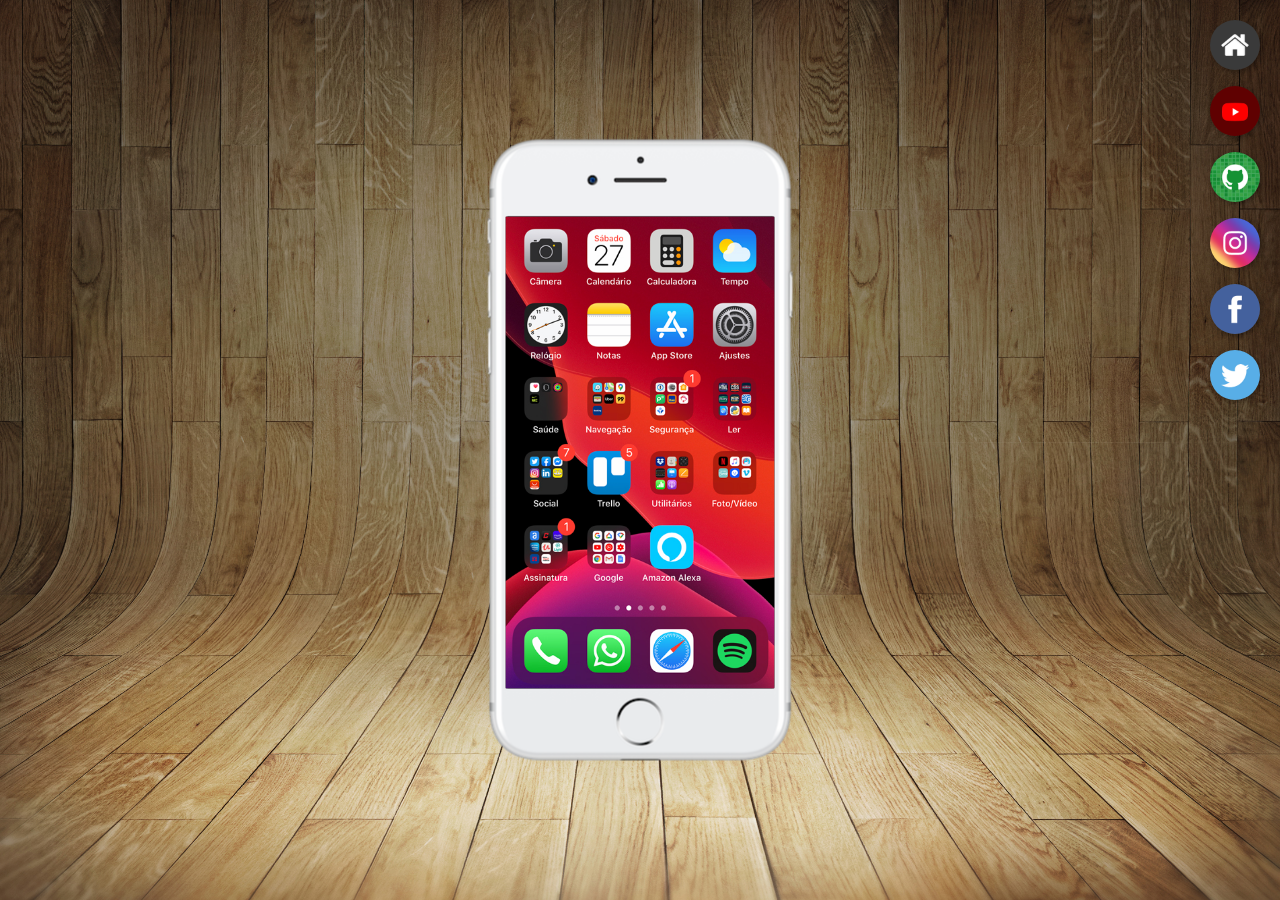
<file: index.html>
<!DOCTYPE html>
<html lang="pt-br">
<head>
    <meta charset="UTF-8">
    <meta http-equiv="X-UA-Compatible" content="IE=edge">
    <meta name="viewport" content="width=device-width, initial-scale=1.0">
    <link rel="shortcut icon" href="favicon.ico" type="image/x-icon">
    <link rel="stylesheet" href="estilos/style.css">
    <title>Projetos redes sociais</title>
</head>
<body>
    <main>
        <section id="telefone">
            <iframe src="home.html" name="tela" id="tela" frameborder="0">
                Seu navegador não é compativel com isso...
            </iframe>
        </section>

        <section id="redes-sociais">
            <a href="home.html" target="tela"><img src="imagens/logo-home.jpg" alt="home"></a>
            <a href="youtube.html" target="tela"><img src="imagens/logo-youtube.jpg" alt="Youtube"></a>
            <a href="github.html" target="tela"><img src="imagens/logo-github.jpg" alt="Github"></a>
            <a href="instagram.html" target="tela"><img src="imagens/logo-instagram.jpg" alt="Instagram"></a>
            <a href="facebook.html" target="tela"><img src="imagens/logo-facebook.jpg" alt="Facebook"></a>
            <a href="twitter.html" target="tela"><img src="imagens/logo-twitter.jpg" alt="Twitter"></a>
        </section>
    </main>
</body>
</html>
</file>
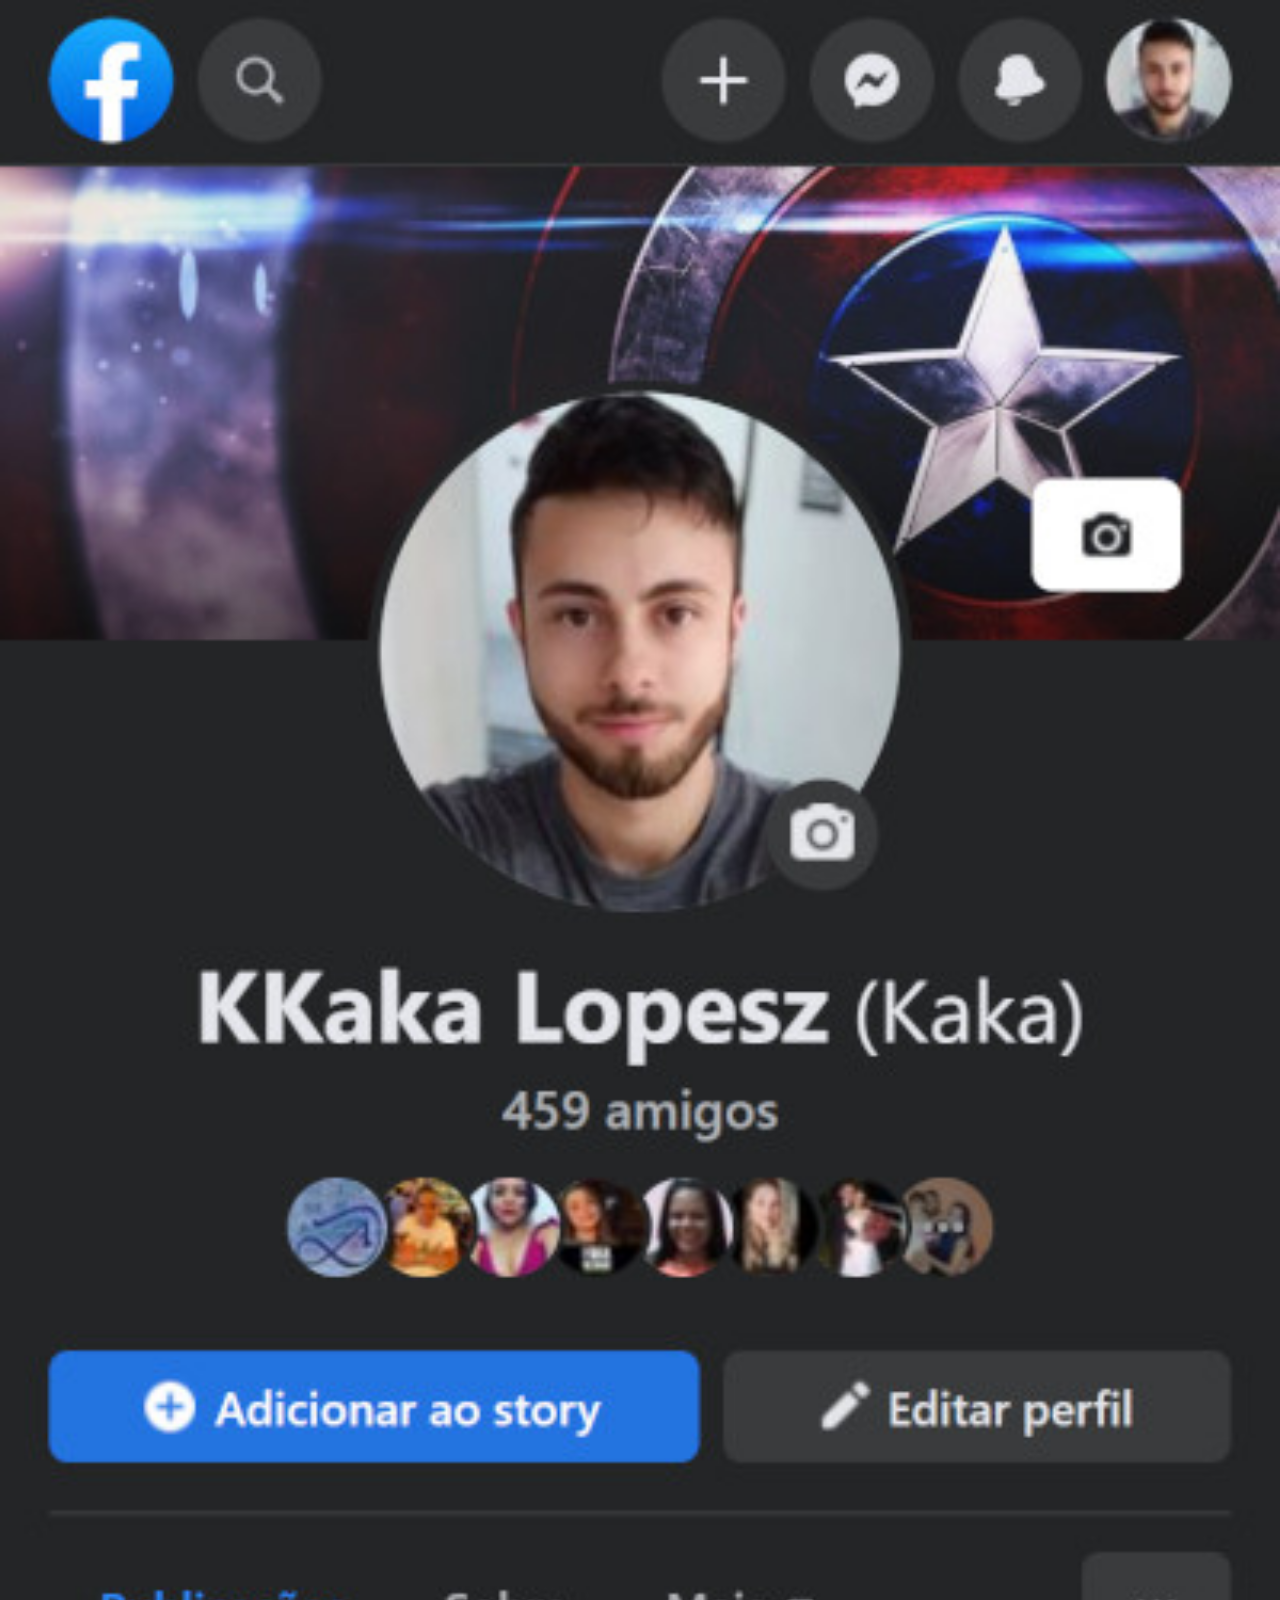
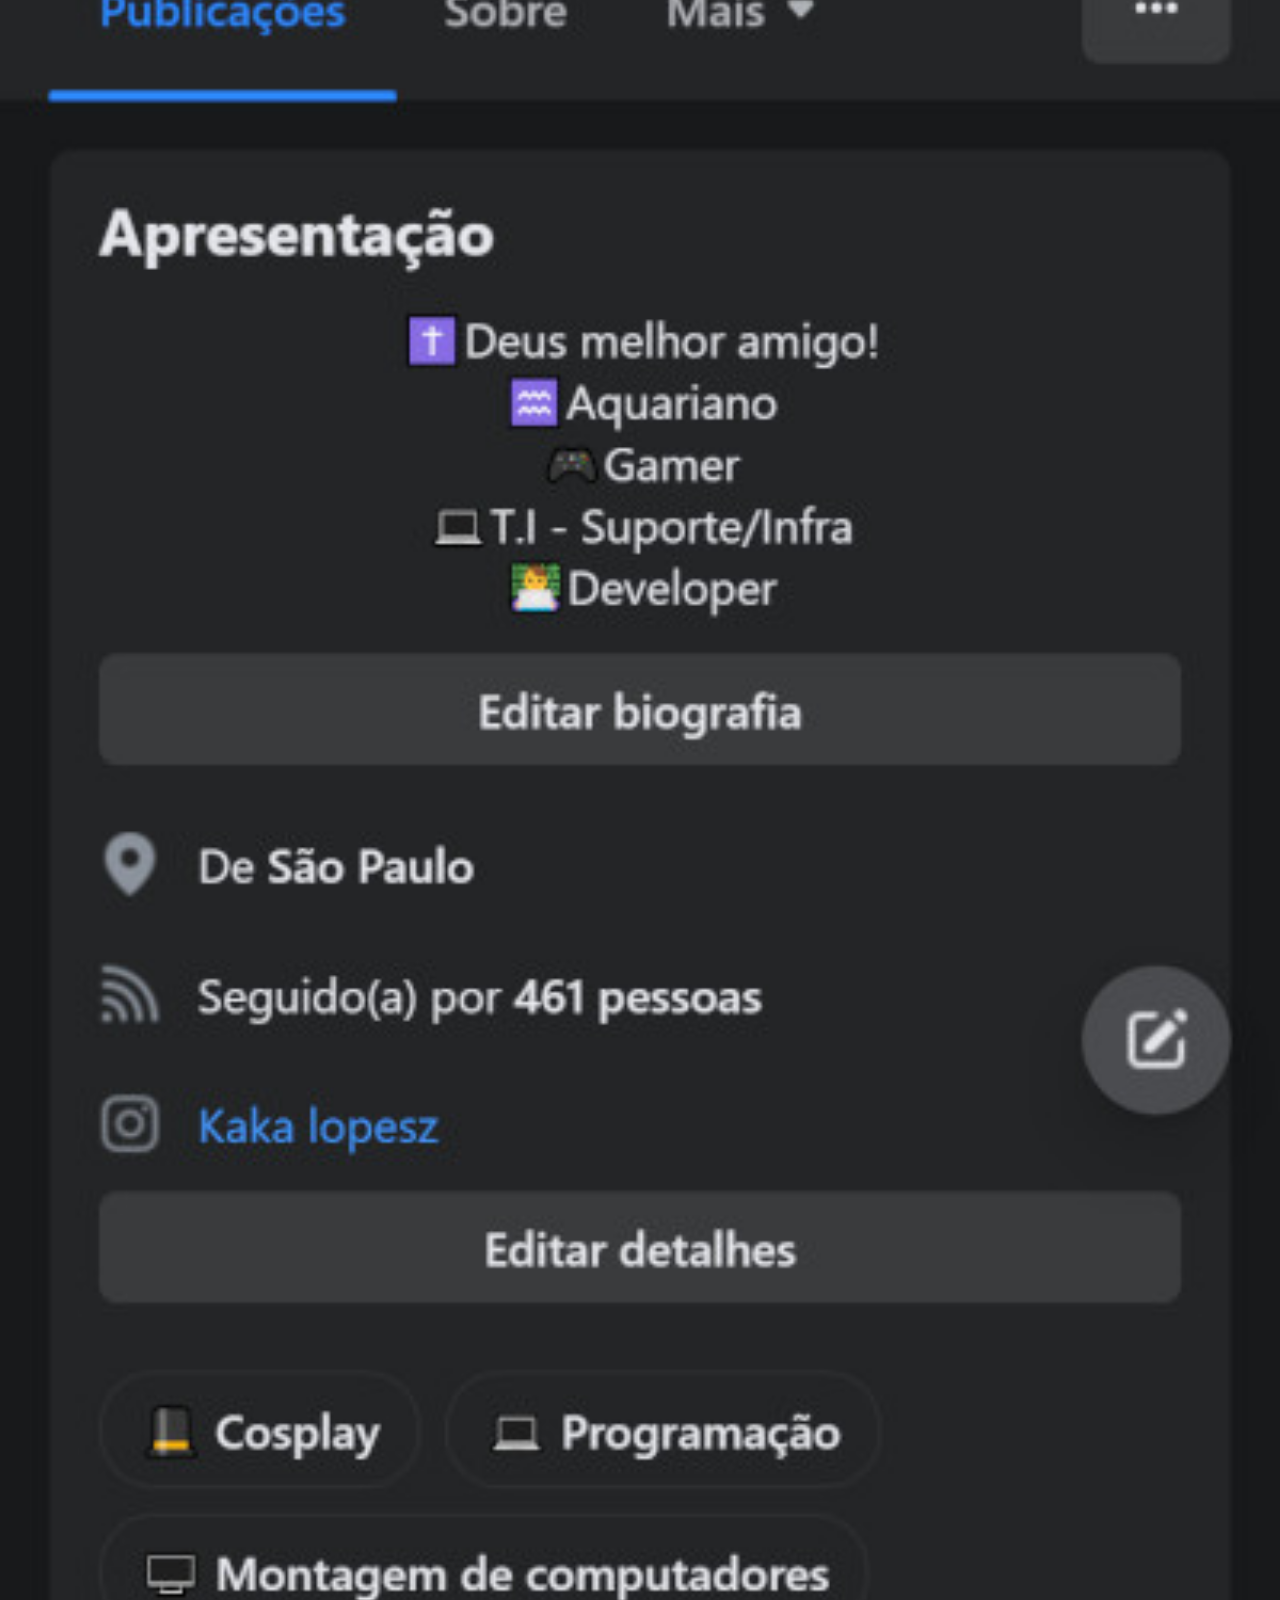
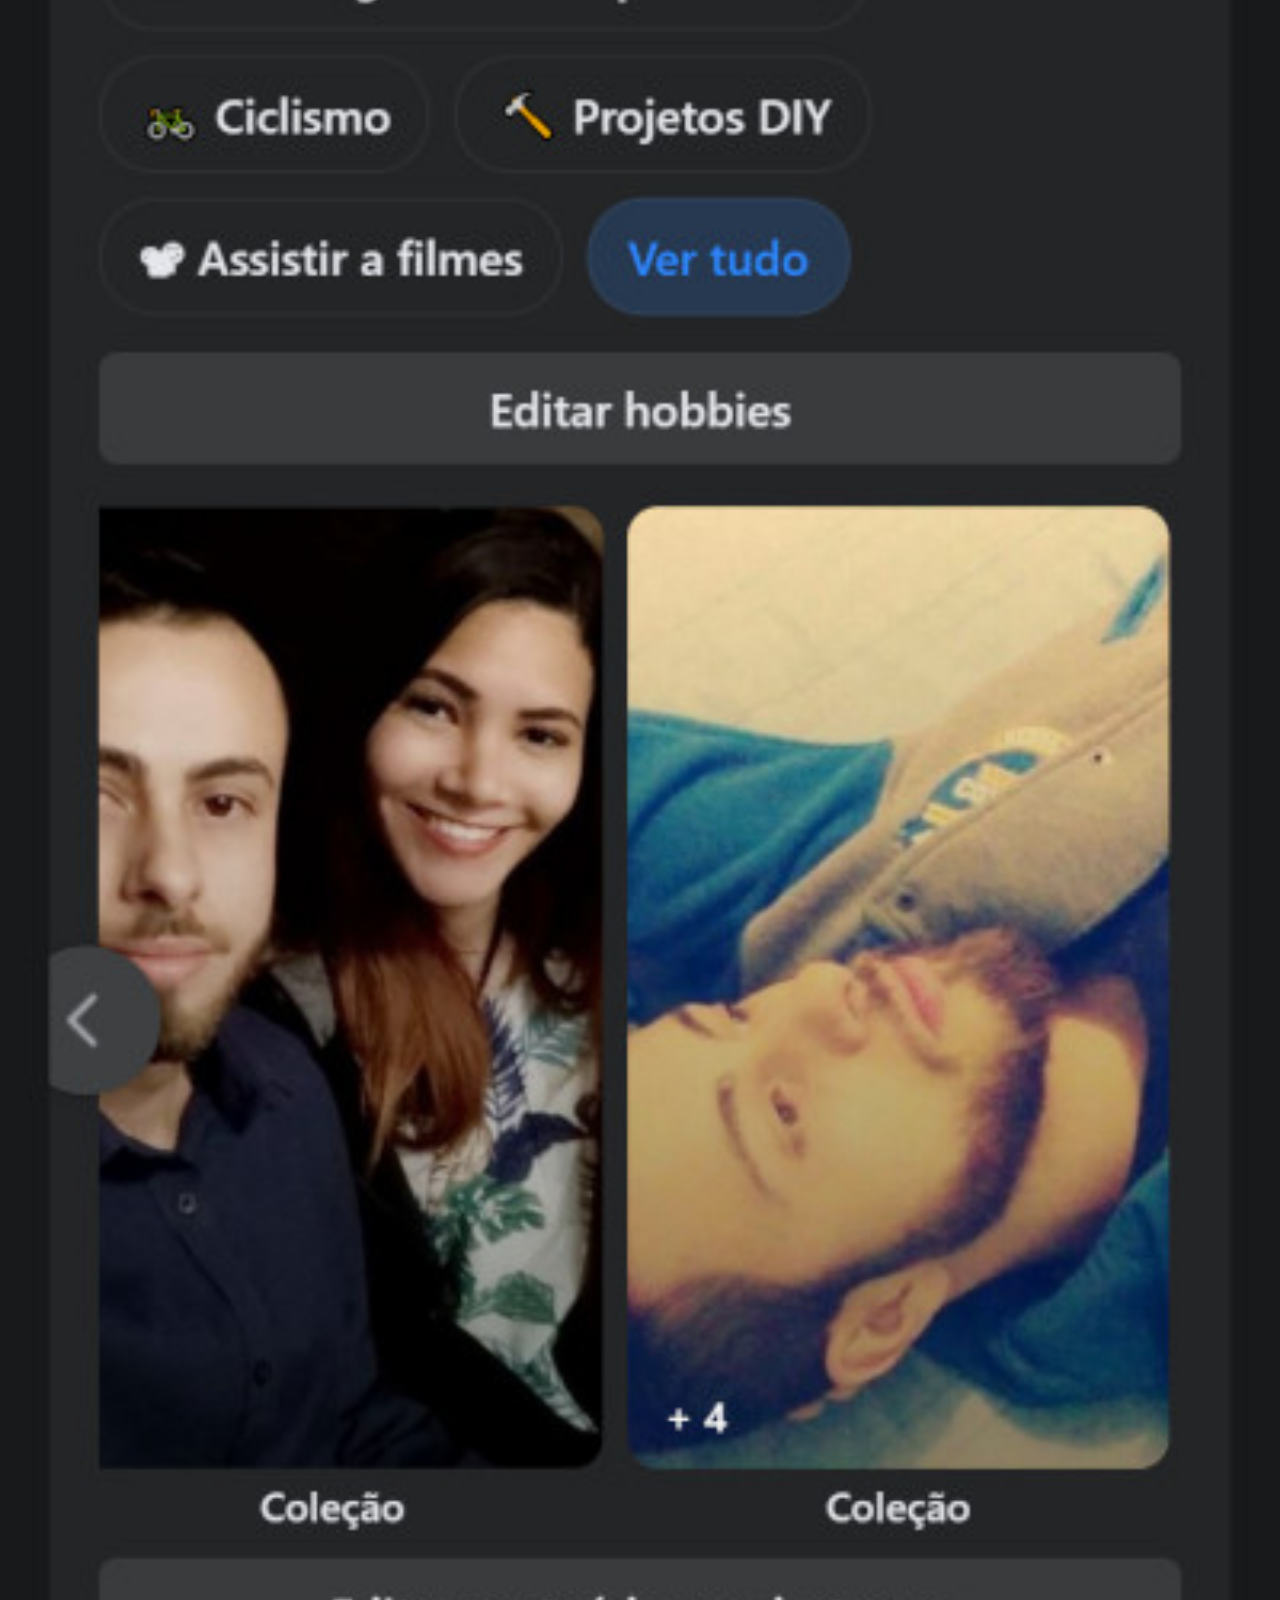
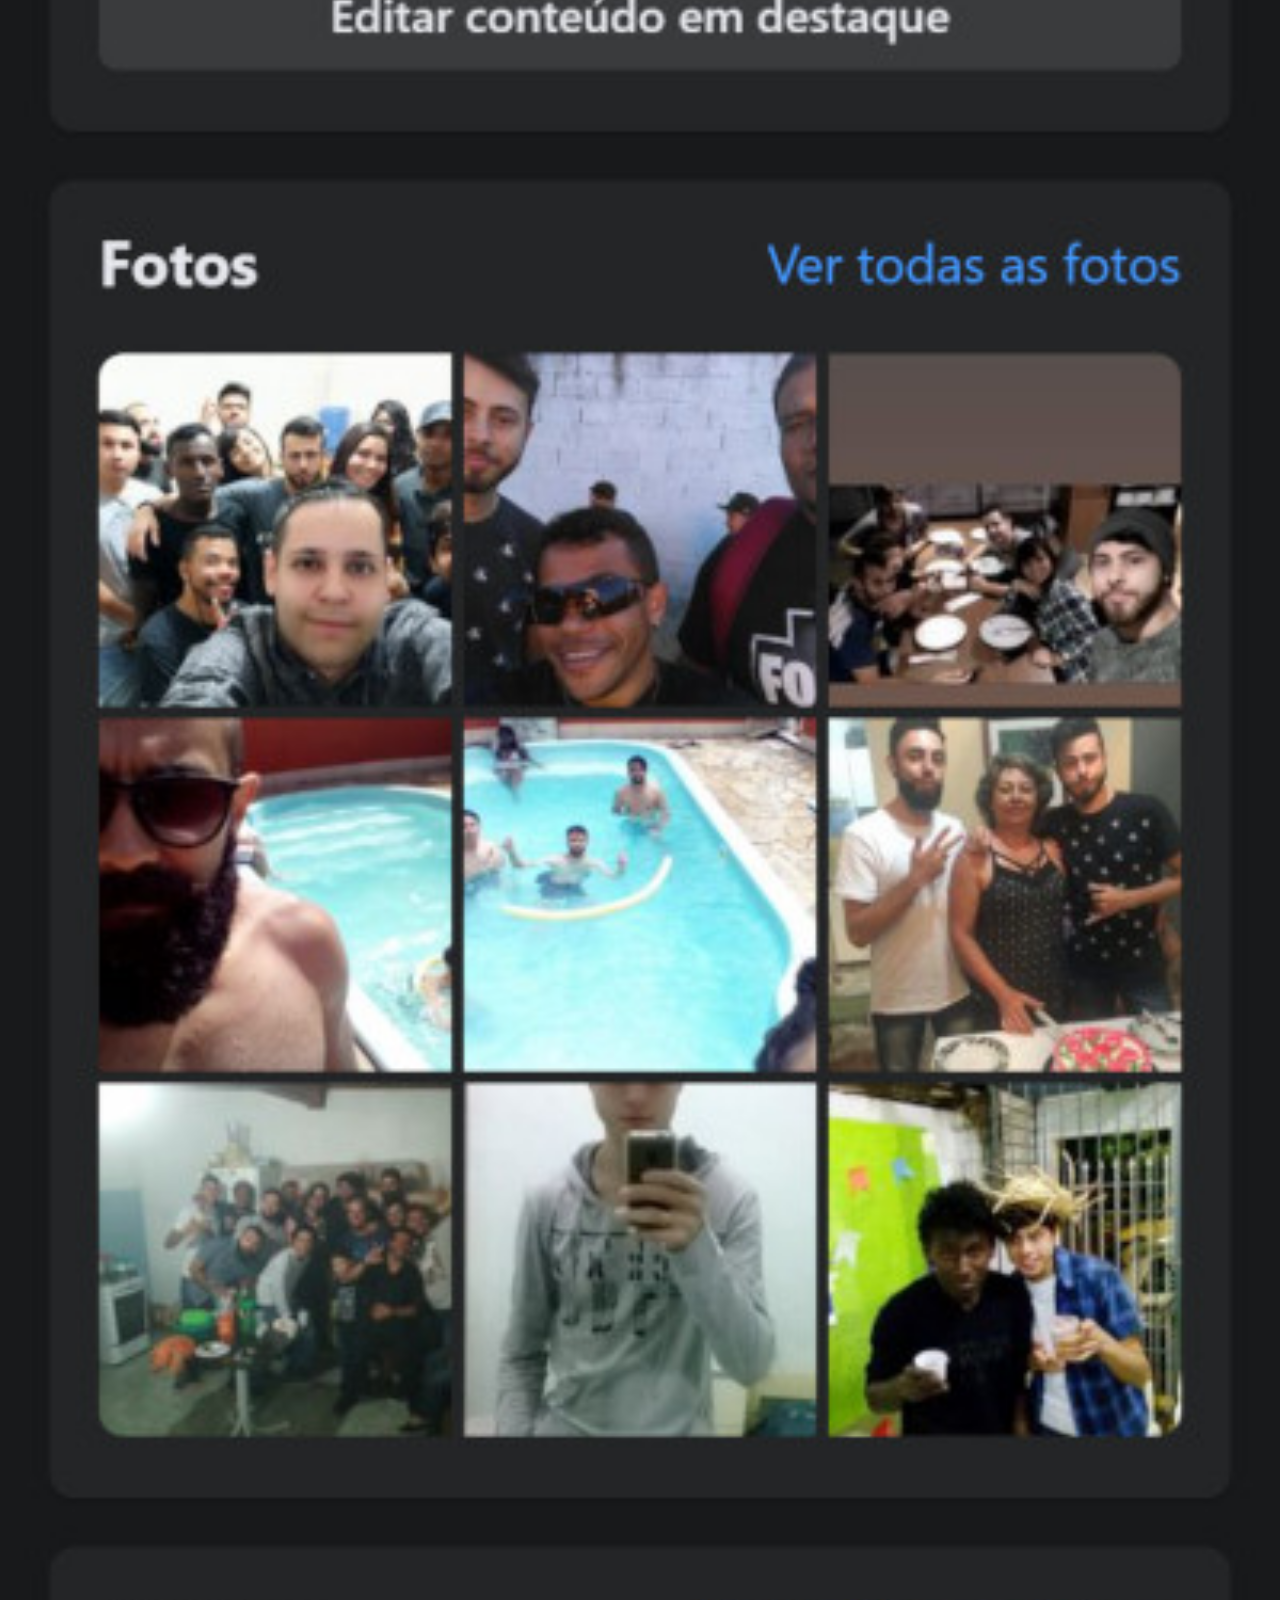
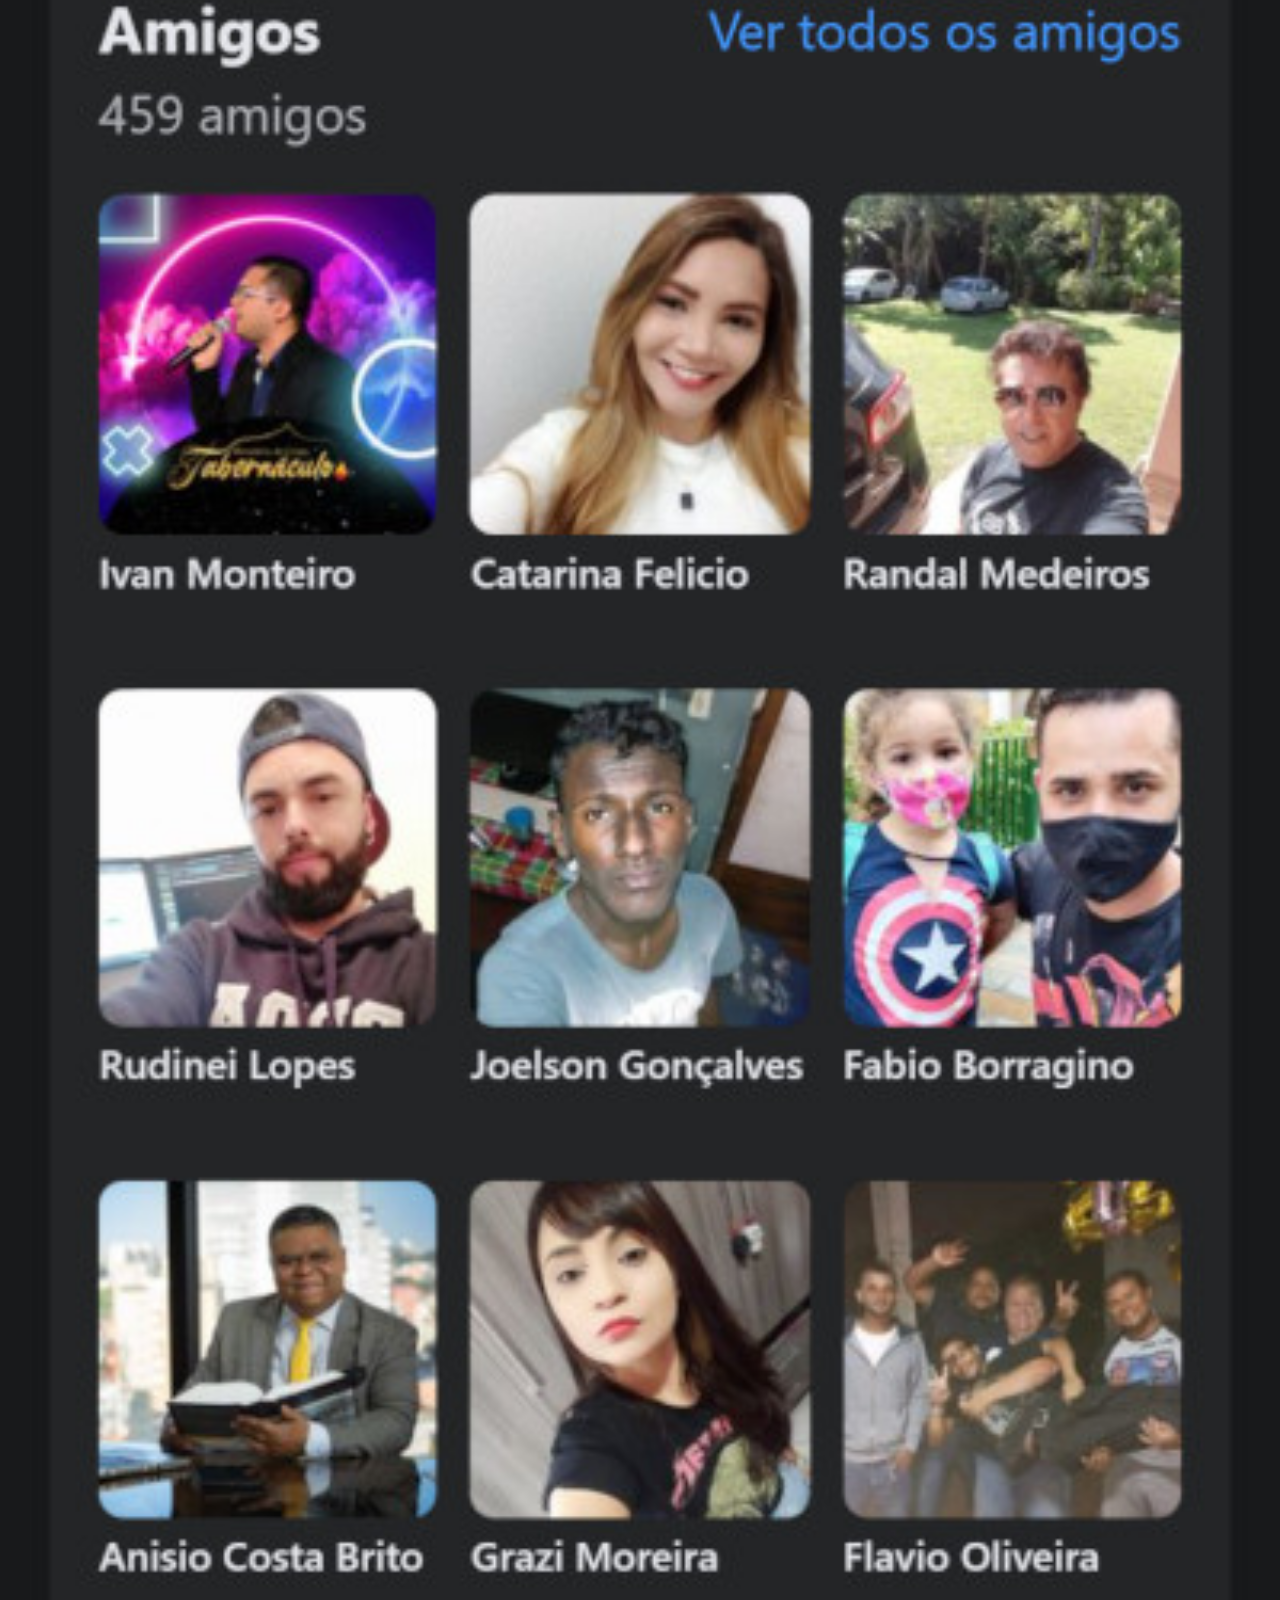
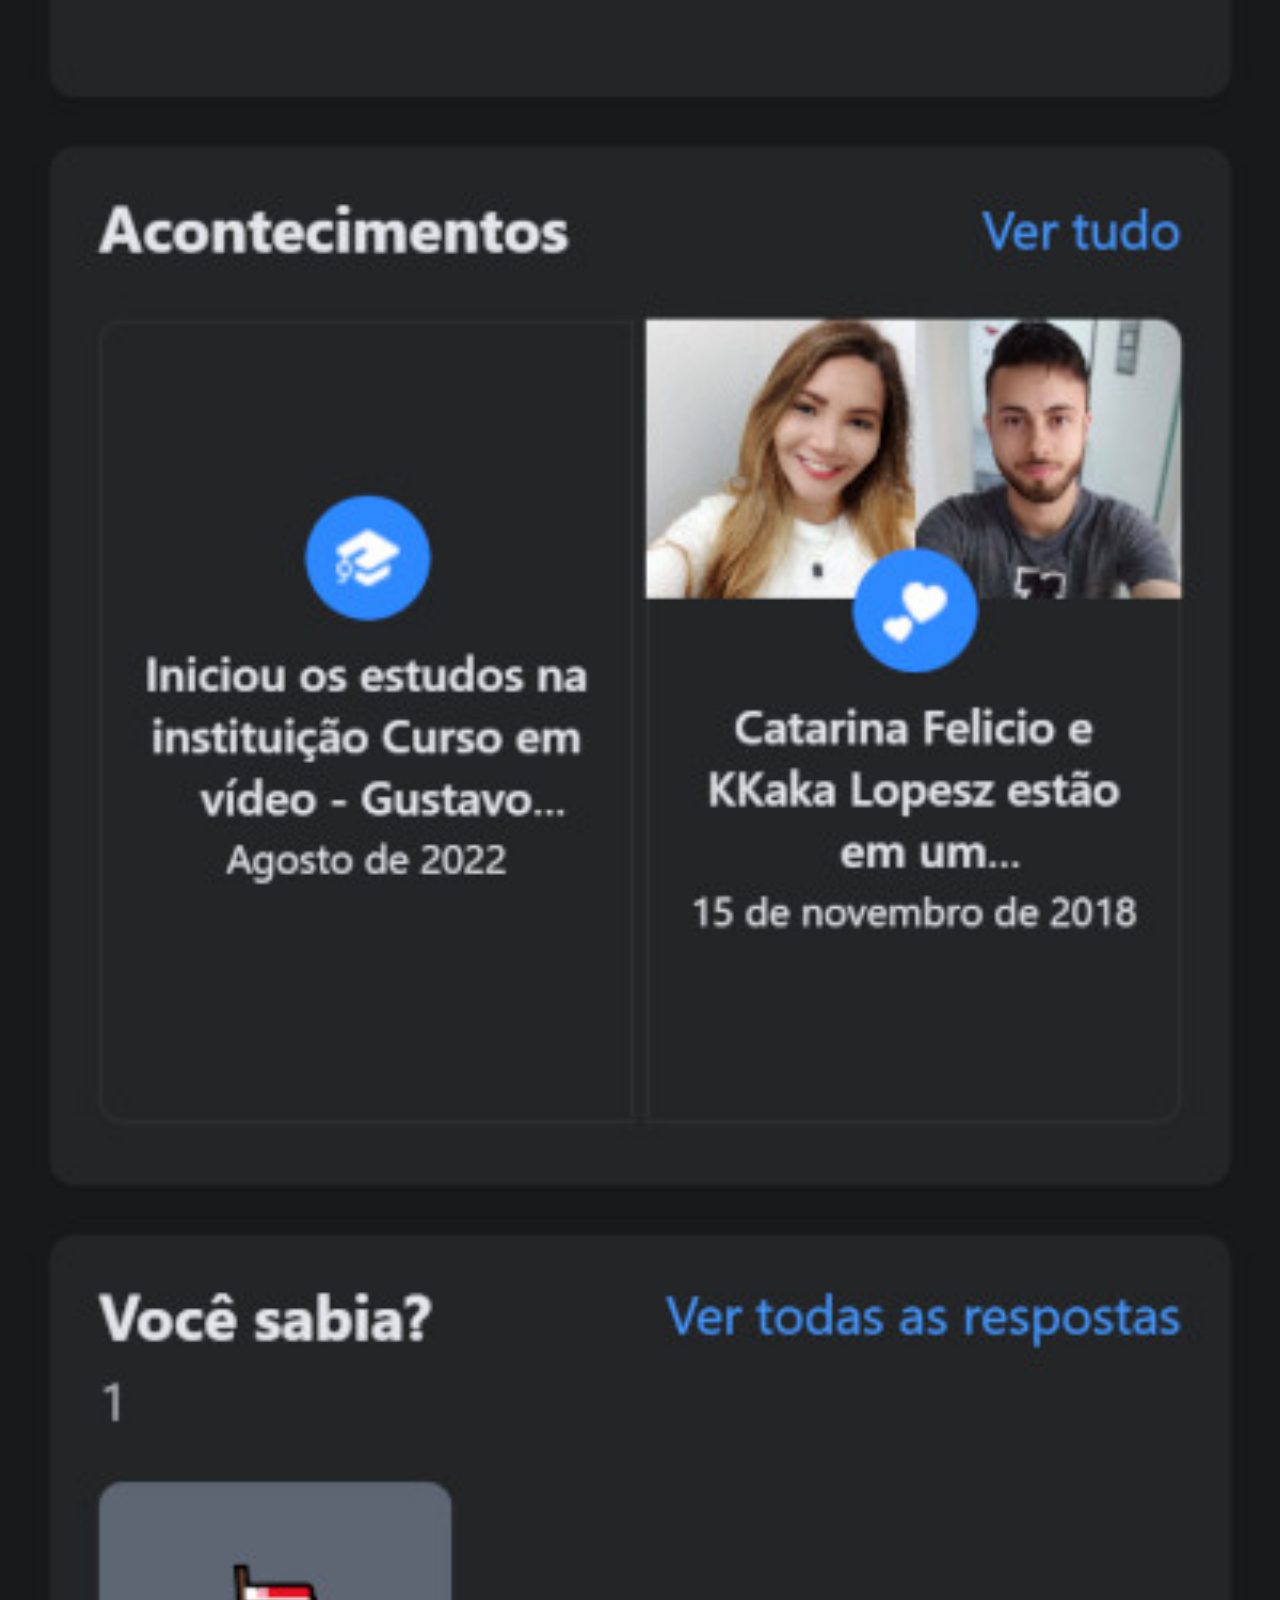
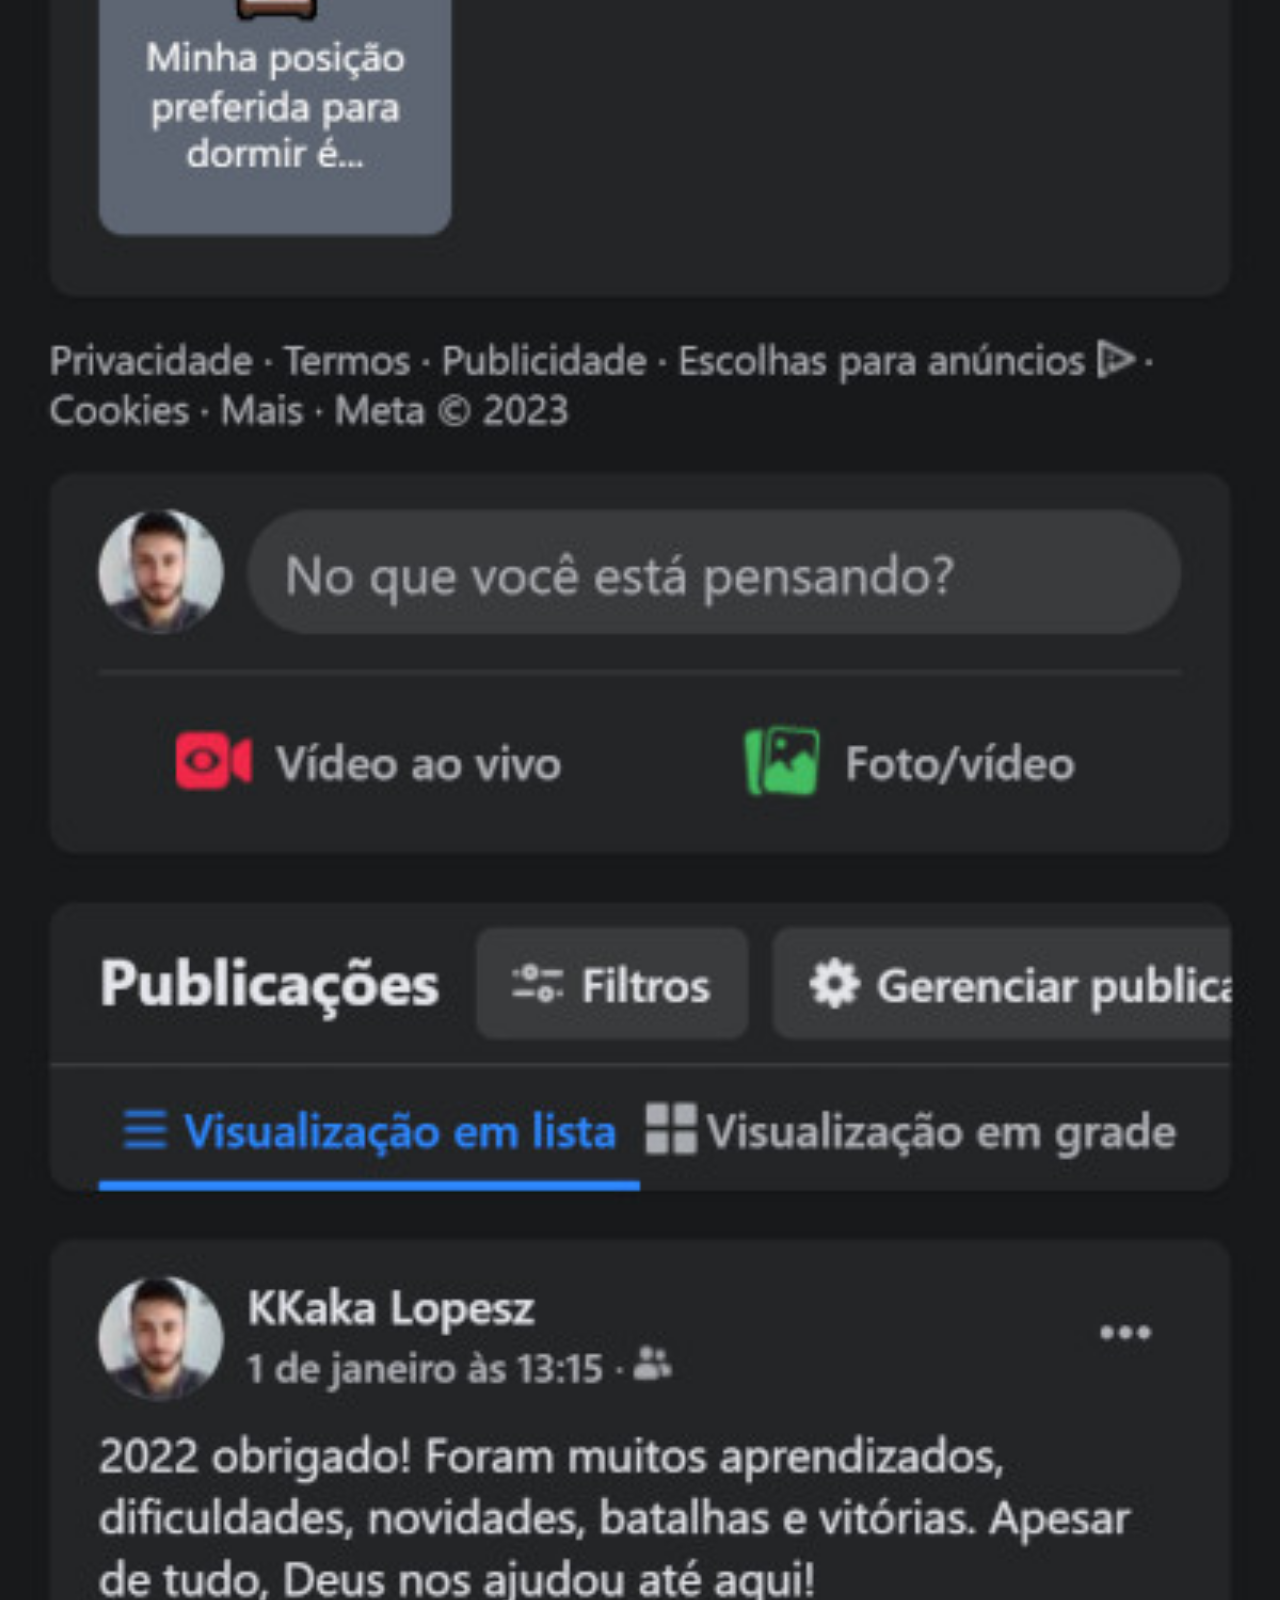
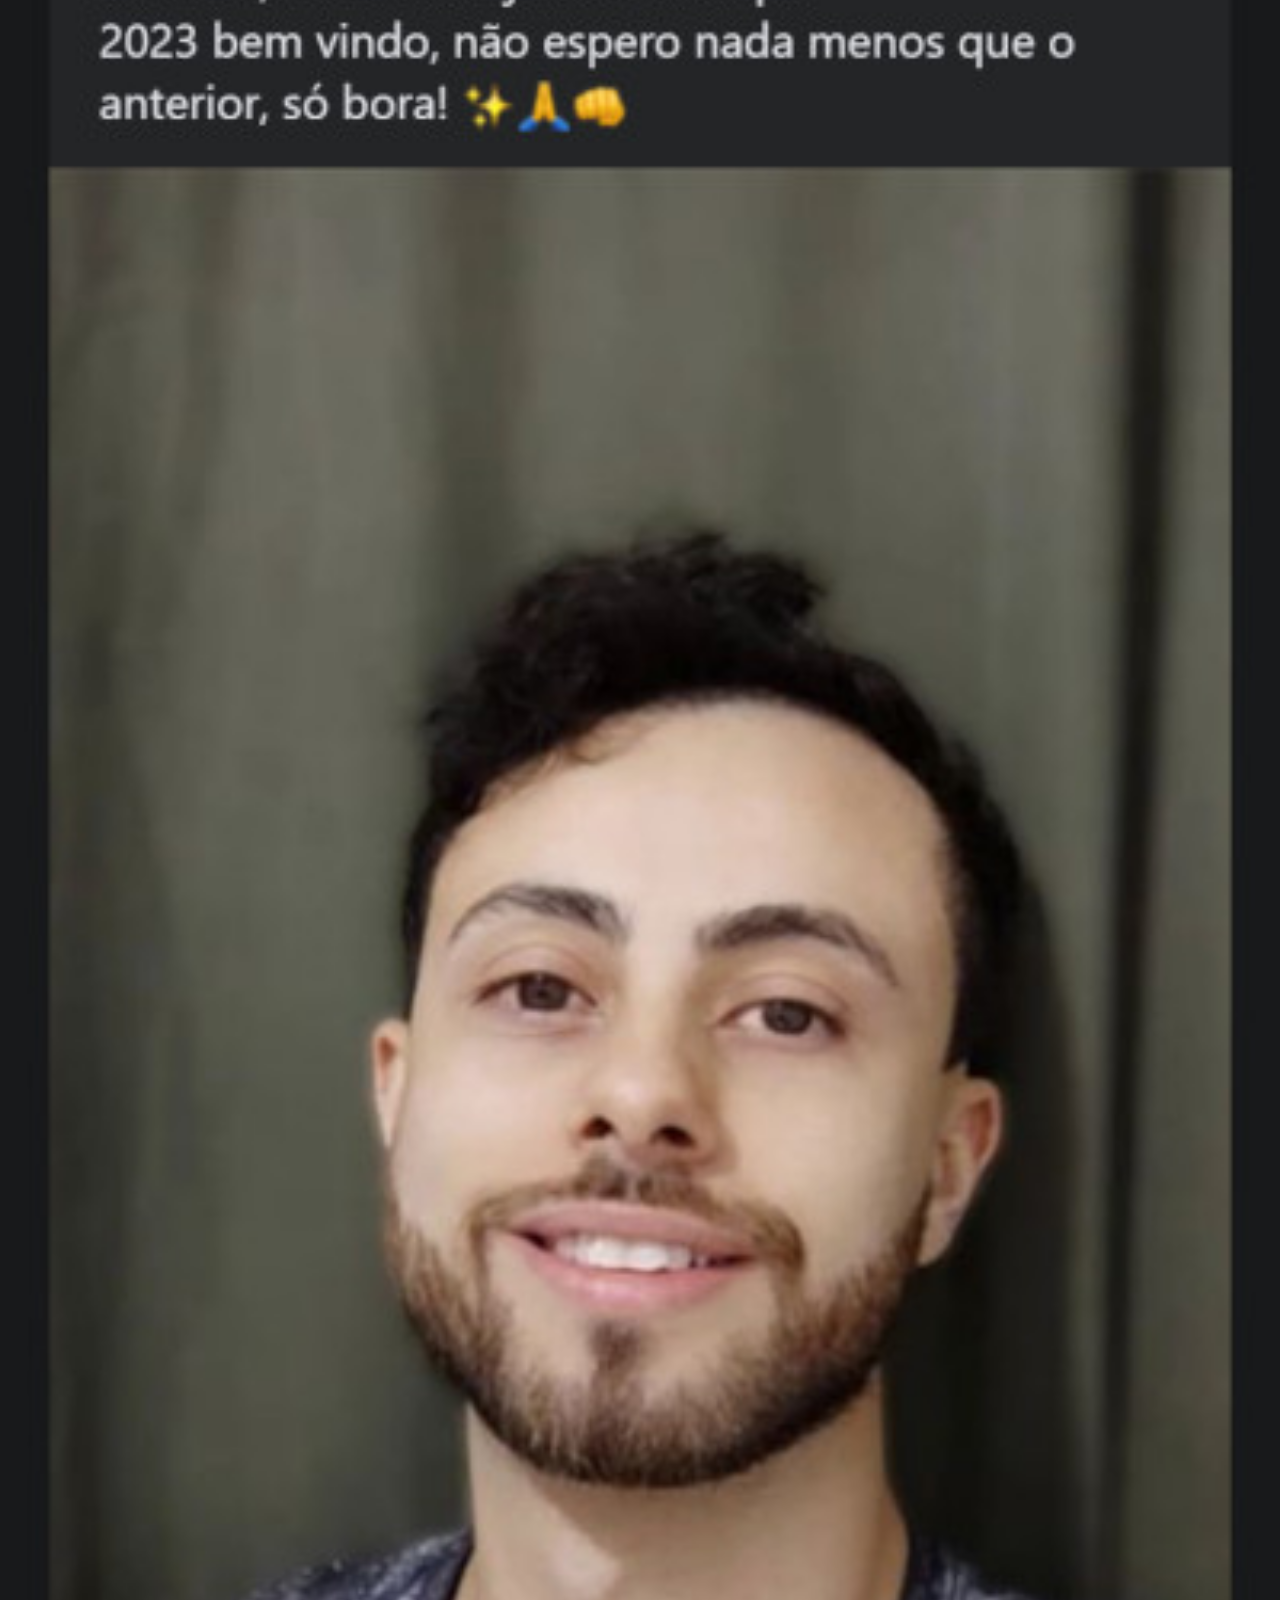
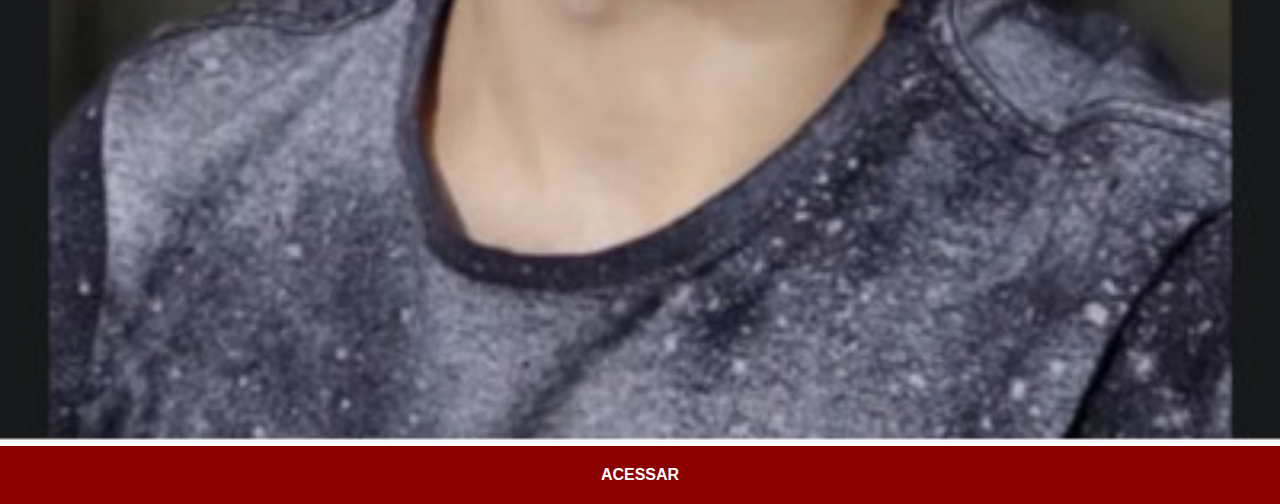
<file: facebook.html>
<!DOCTYPE html>
<html lang="pt-br">
<head>
    <meta charset="UTF-8">
    <meta http-equiv="X-UA-Compatible" content="IE=edge">
    <meta name="viewport" content="width=device-width, initial-scale=1.0">
    <title>Facebook</title>
    <link rel="stylesheet" href="estilos/social.css">
</head>
<body>
    <a href="https://www.facebook.com/kkaka.lopesz" target="_blank"><img src="imagens/tela-facebook1.jpg" alt="Facebook"></a>
    <p><a href="https://www.facebook.com/kkaka.lopesz" target="_blank">ACESSAR</a></p>
</body>
</html>
</file>
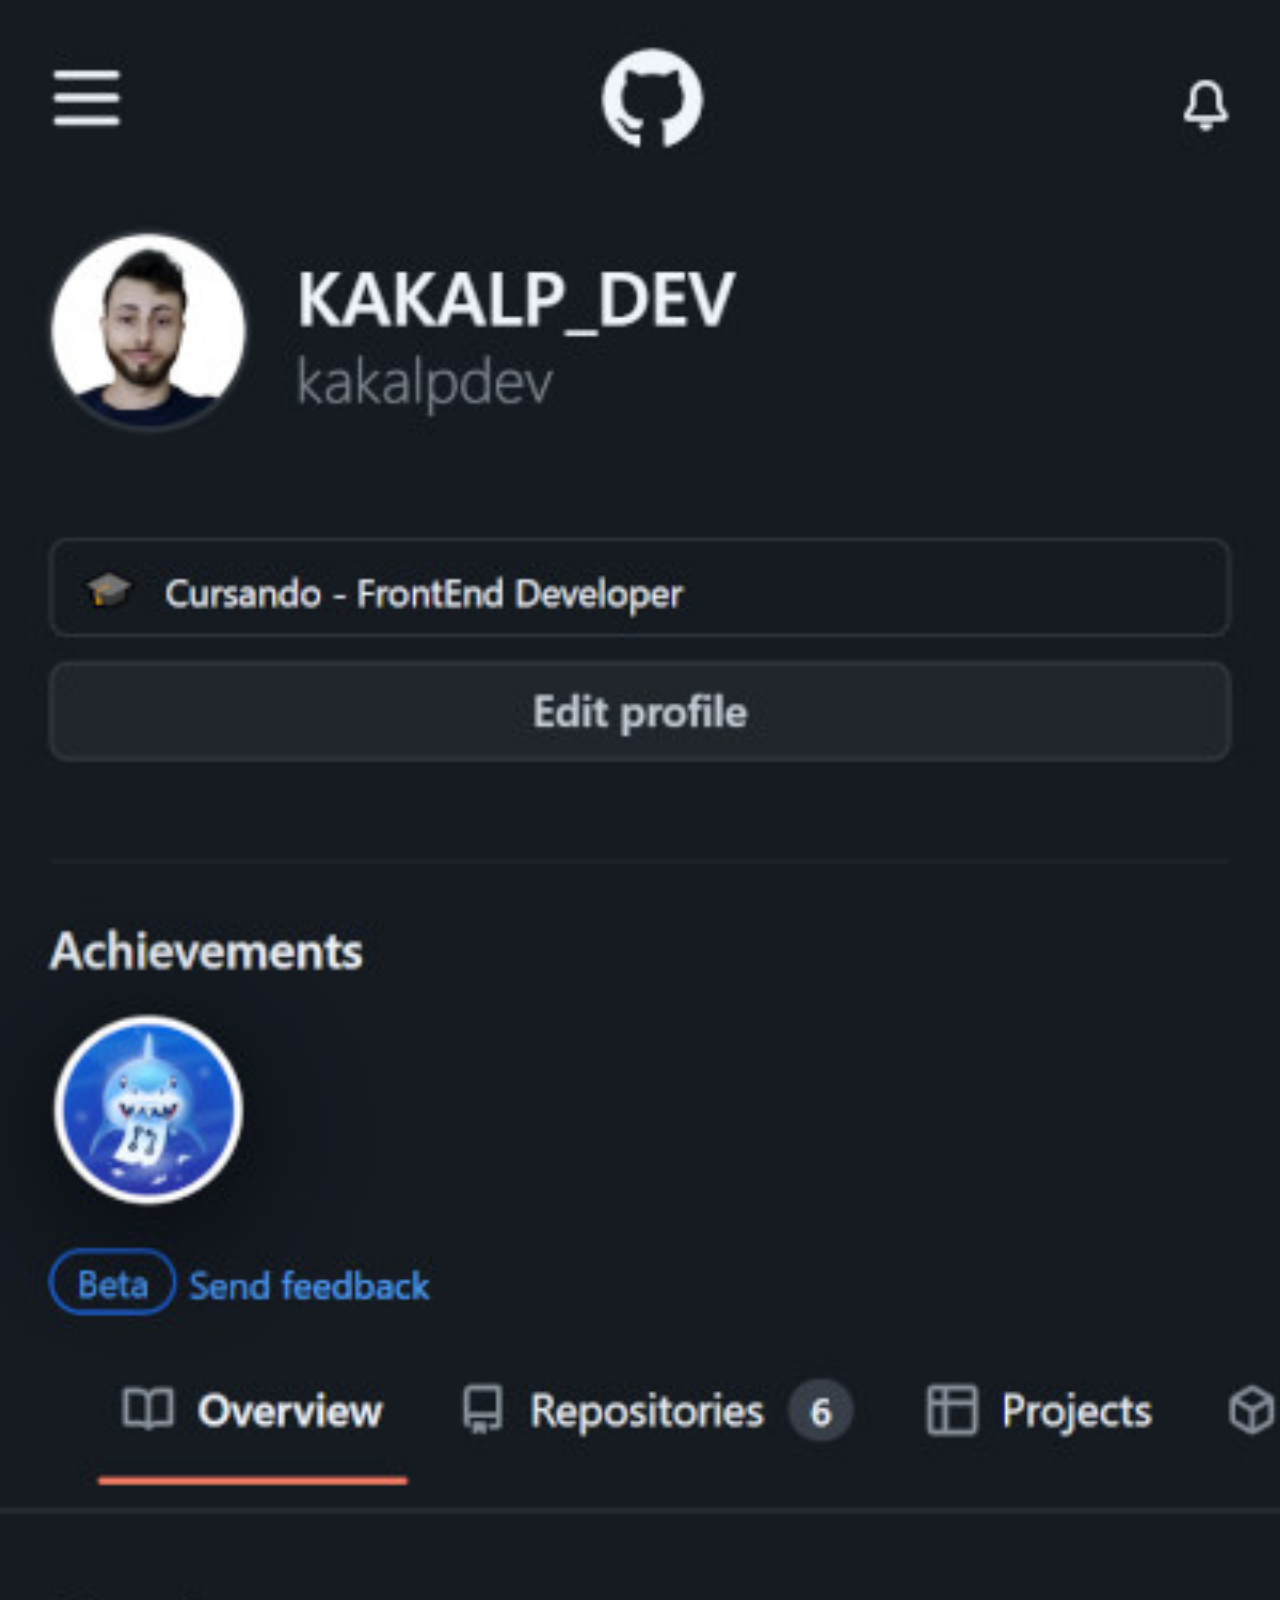
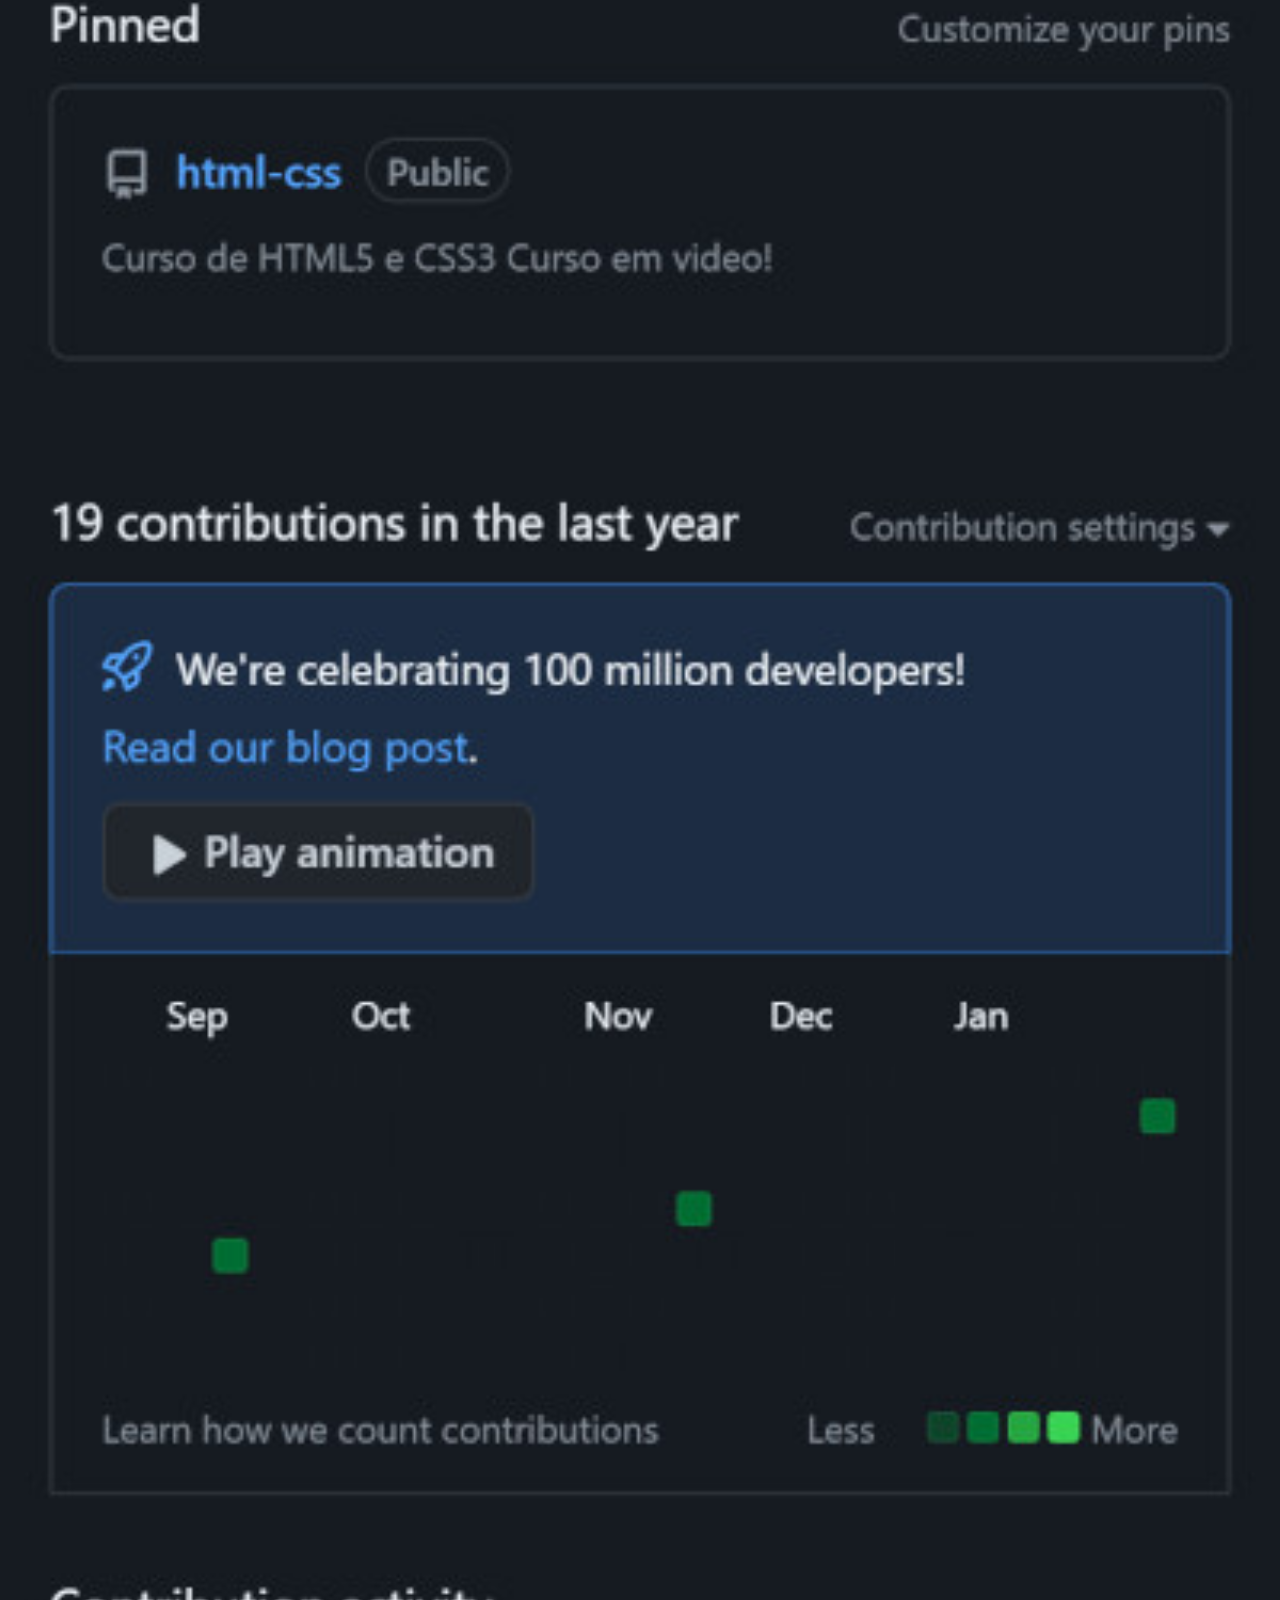
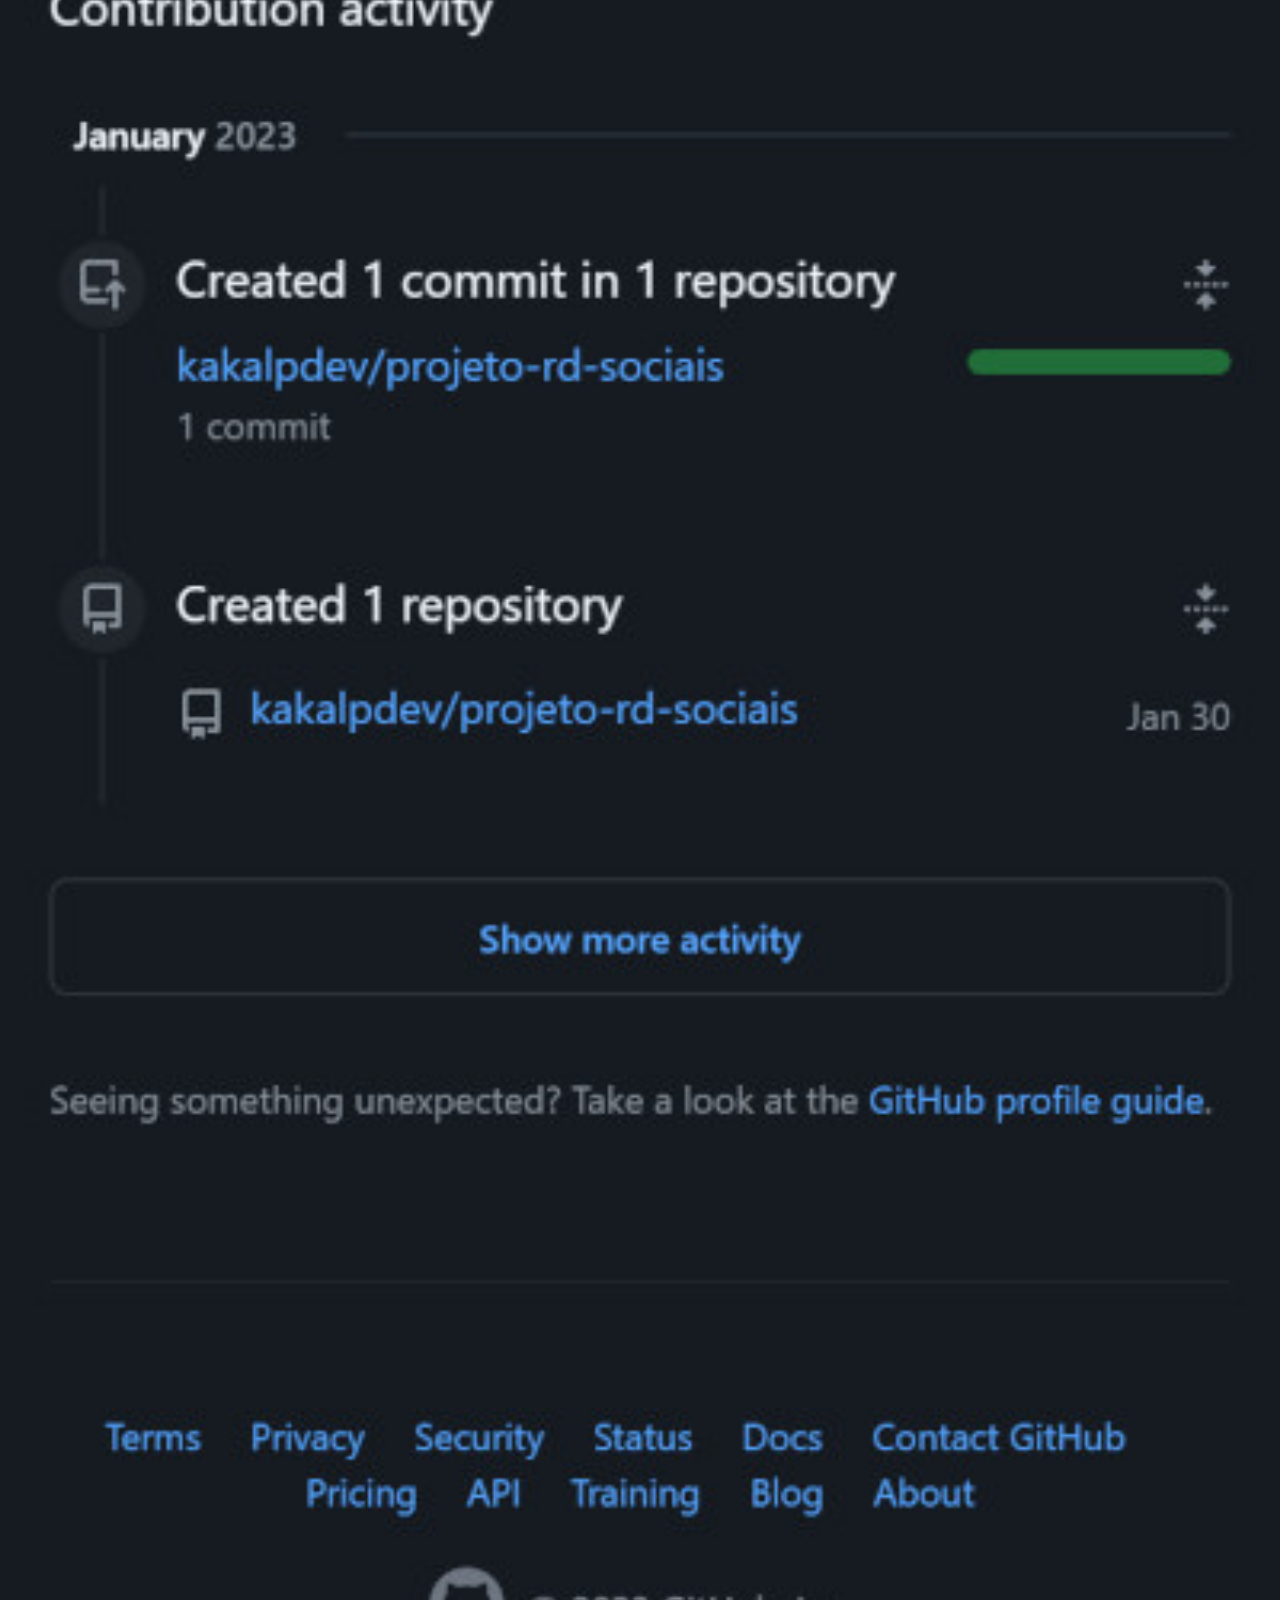
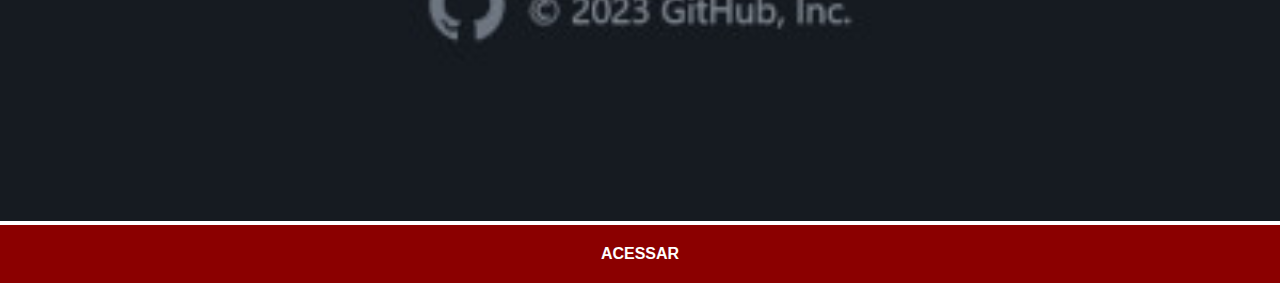
<file: github.html>
<!DOCTYPE html>
<html lang="pt-br">
<head>
    <meta charset="UTF-8">
    <meta http-equiv="X-UA-Compatible" content="IE=edge">
    <meta name="viewport" content="width=device-width, initial-scale=1.0">
    <title>Github</title>
    <link rel="stylesheet" href="estilos/social.css">
</head>
<body>
    <a href="https://github.com/kakalpdev" target="_blank"><img src="imagens/tela-github1.jpg" alt="Github"></a>
    <p><a href="https://github.com/kakalpdev" target="_blank">ACESSAR</a></p>
</body>
</html>
</file>
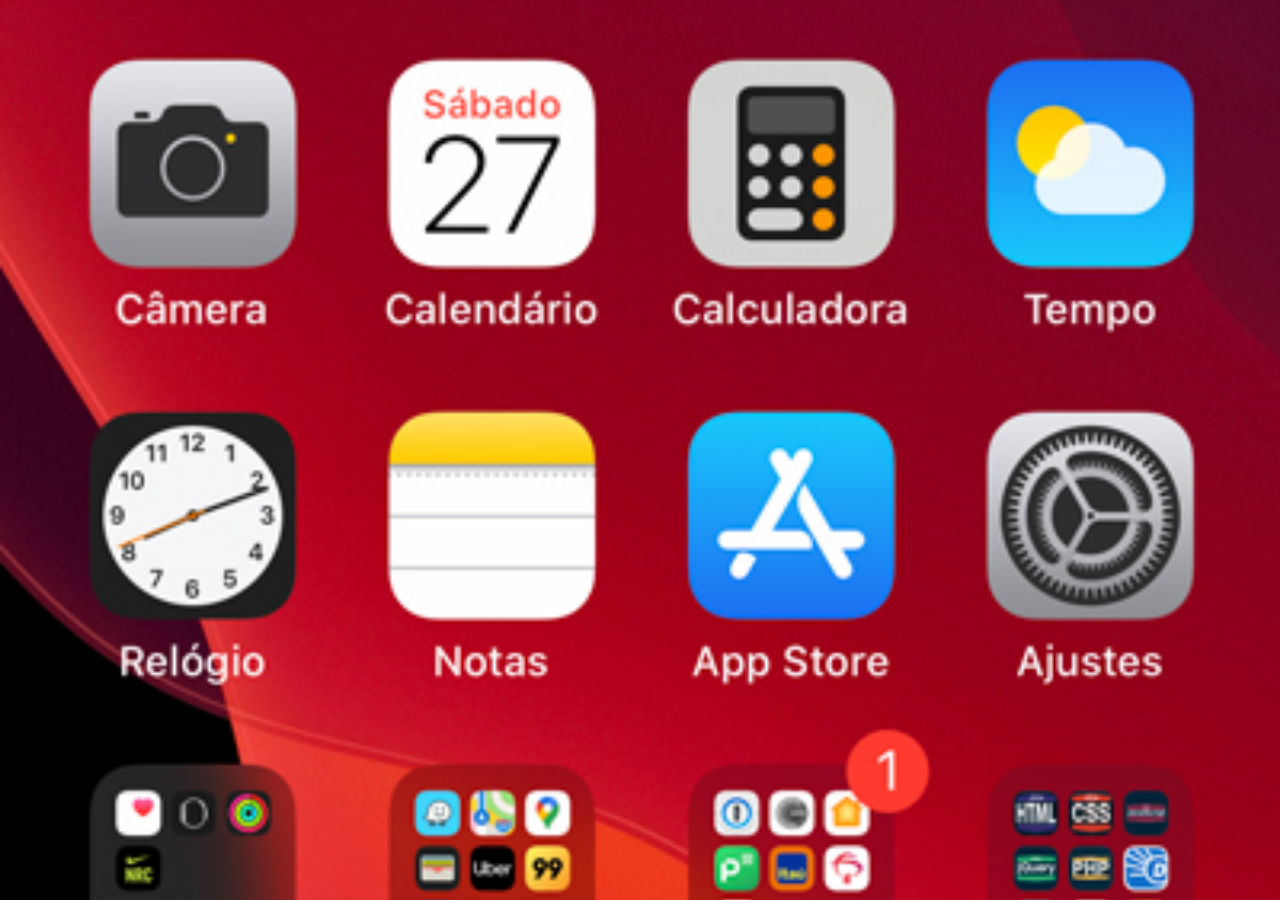
<file: home.html>
<!DOCTYPE html>
<html lang="pt-br">
<head>
    <meta charset="UTF-8">
    <meta http-equiv="X-UA-Compatible" content="IE=edge">
    <meta name="viewport" content="width=device-width, initial-scale=1.0">
    <title>Home</title>
</head>
<style>
    *{
        margin: 0;
        padding: 0;
    }
    body{
        width: 100vw;
        height: 100vh;
        background: black url(imagens/tela-home.jpg) no-repeat top center;
        background-size:cover ;
    }
</style>
<body>
    
</body>
</html>
</file>
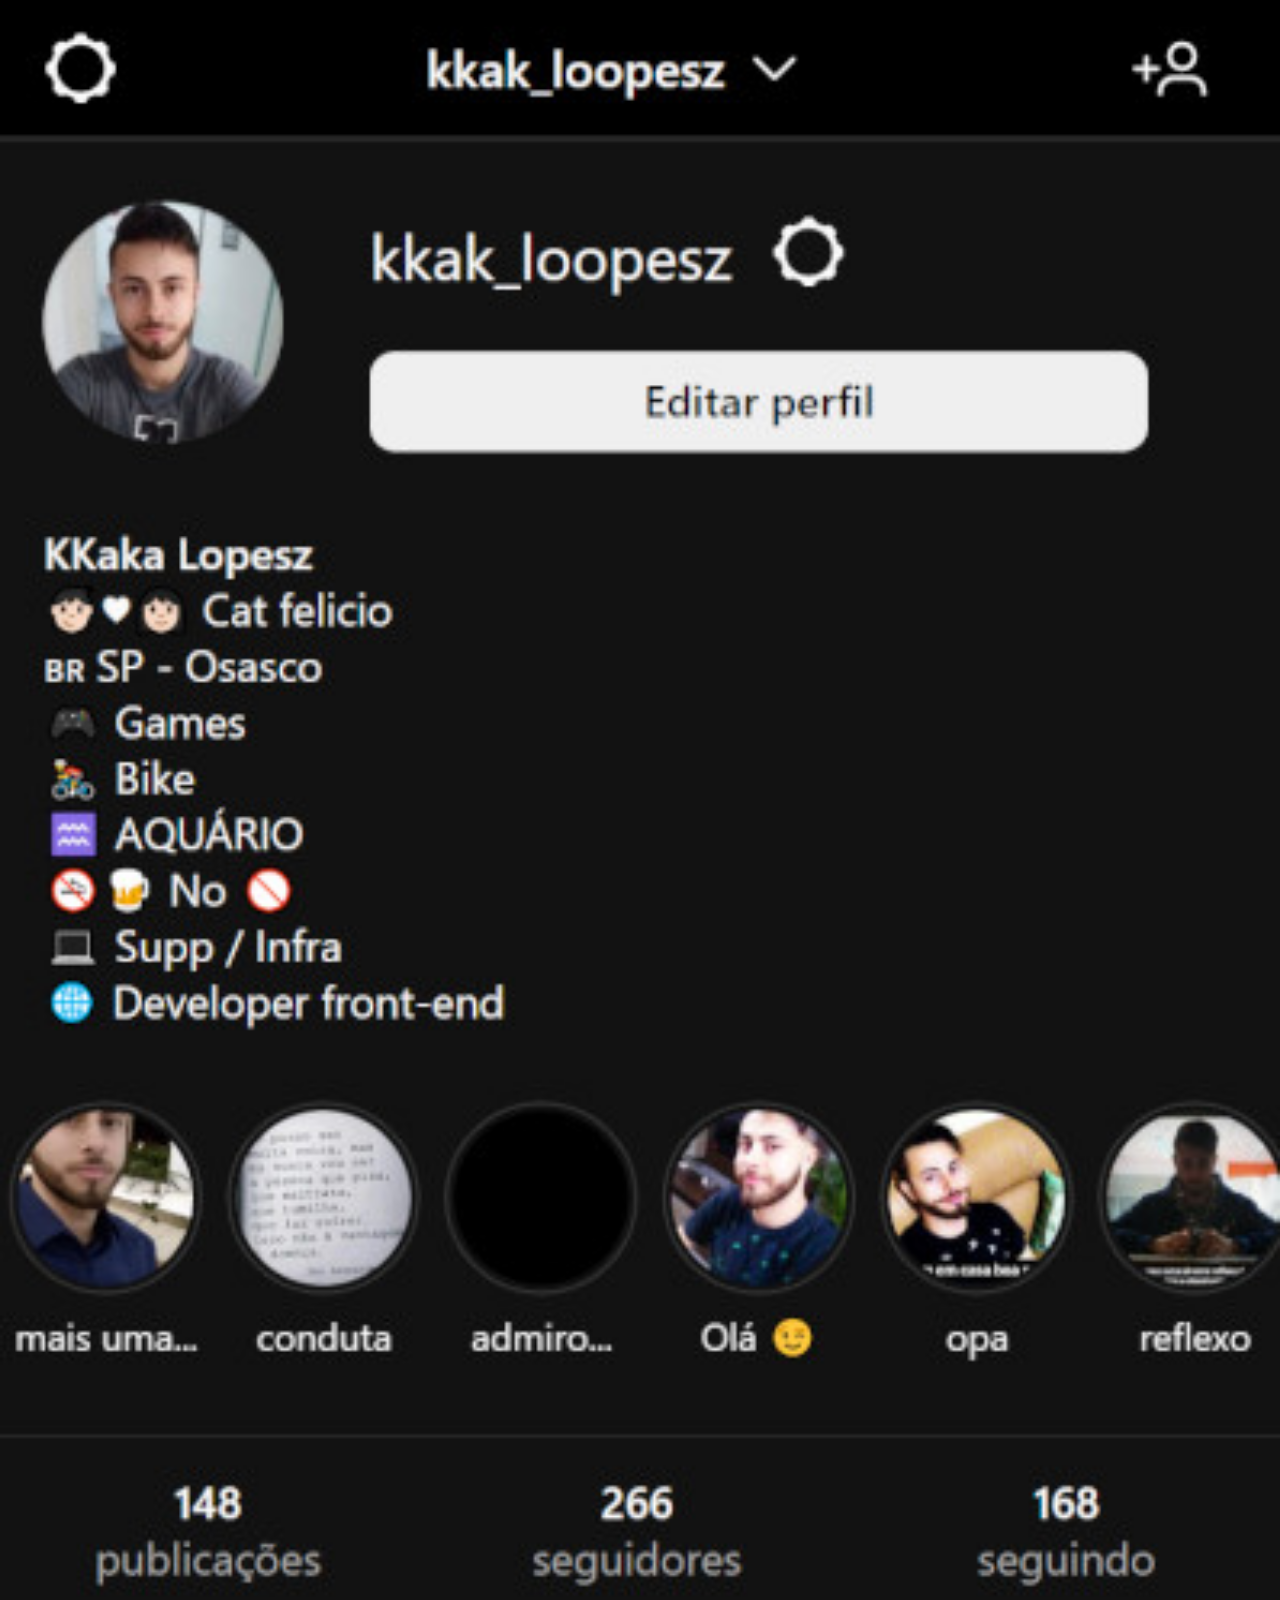
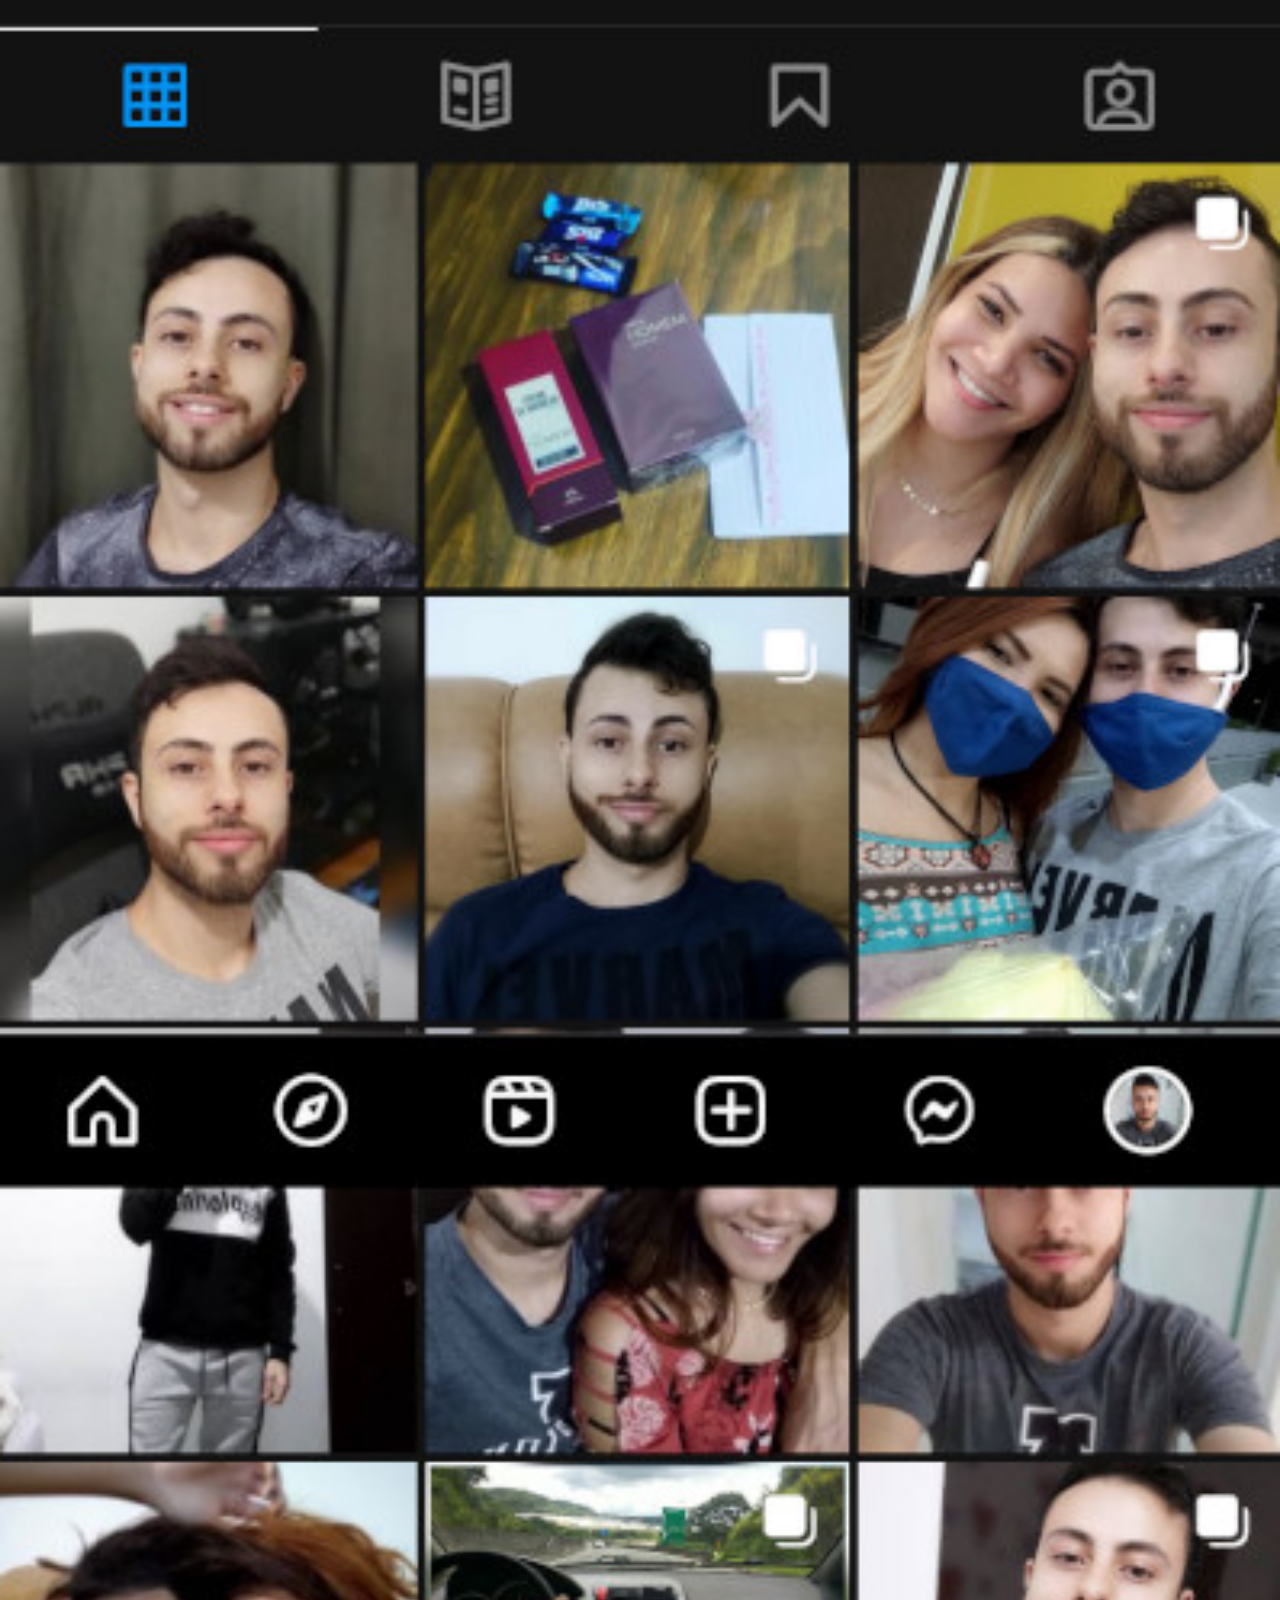
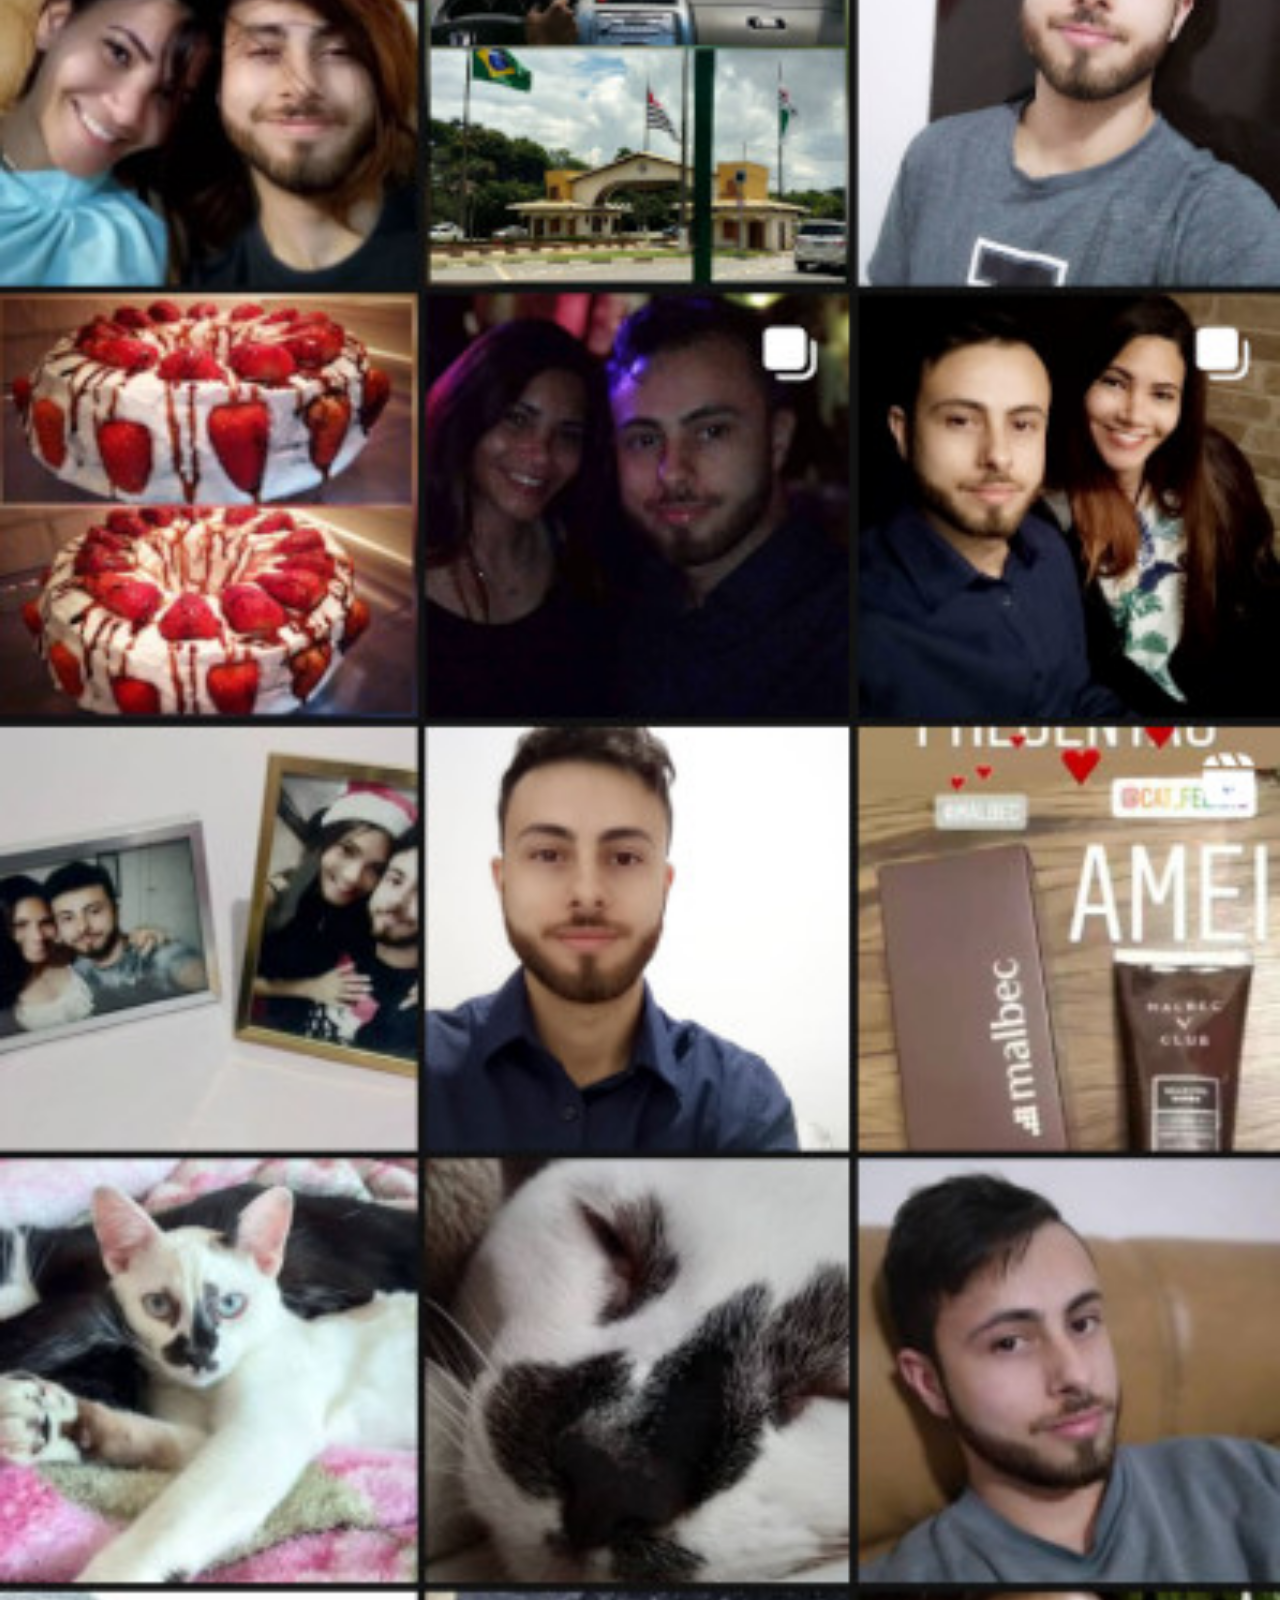
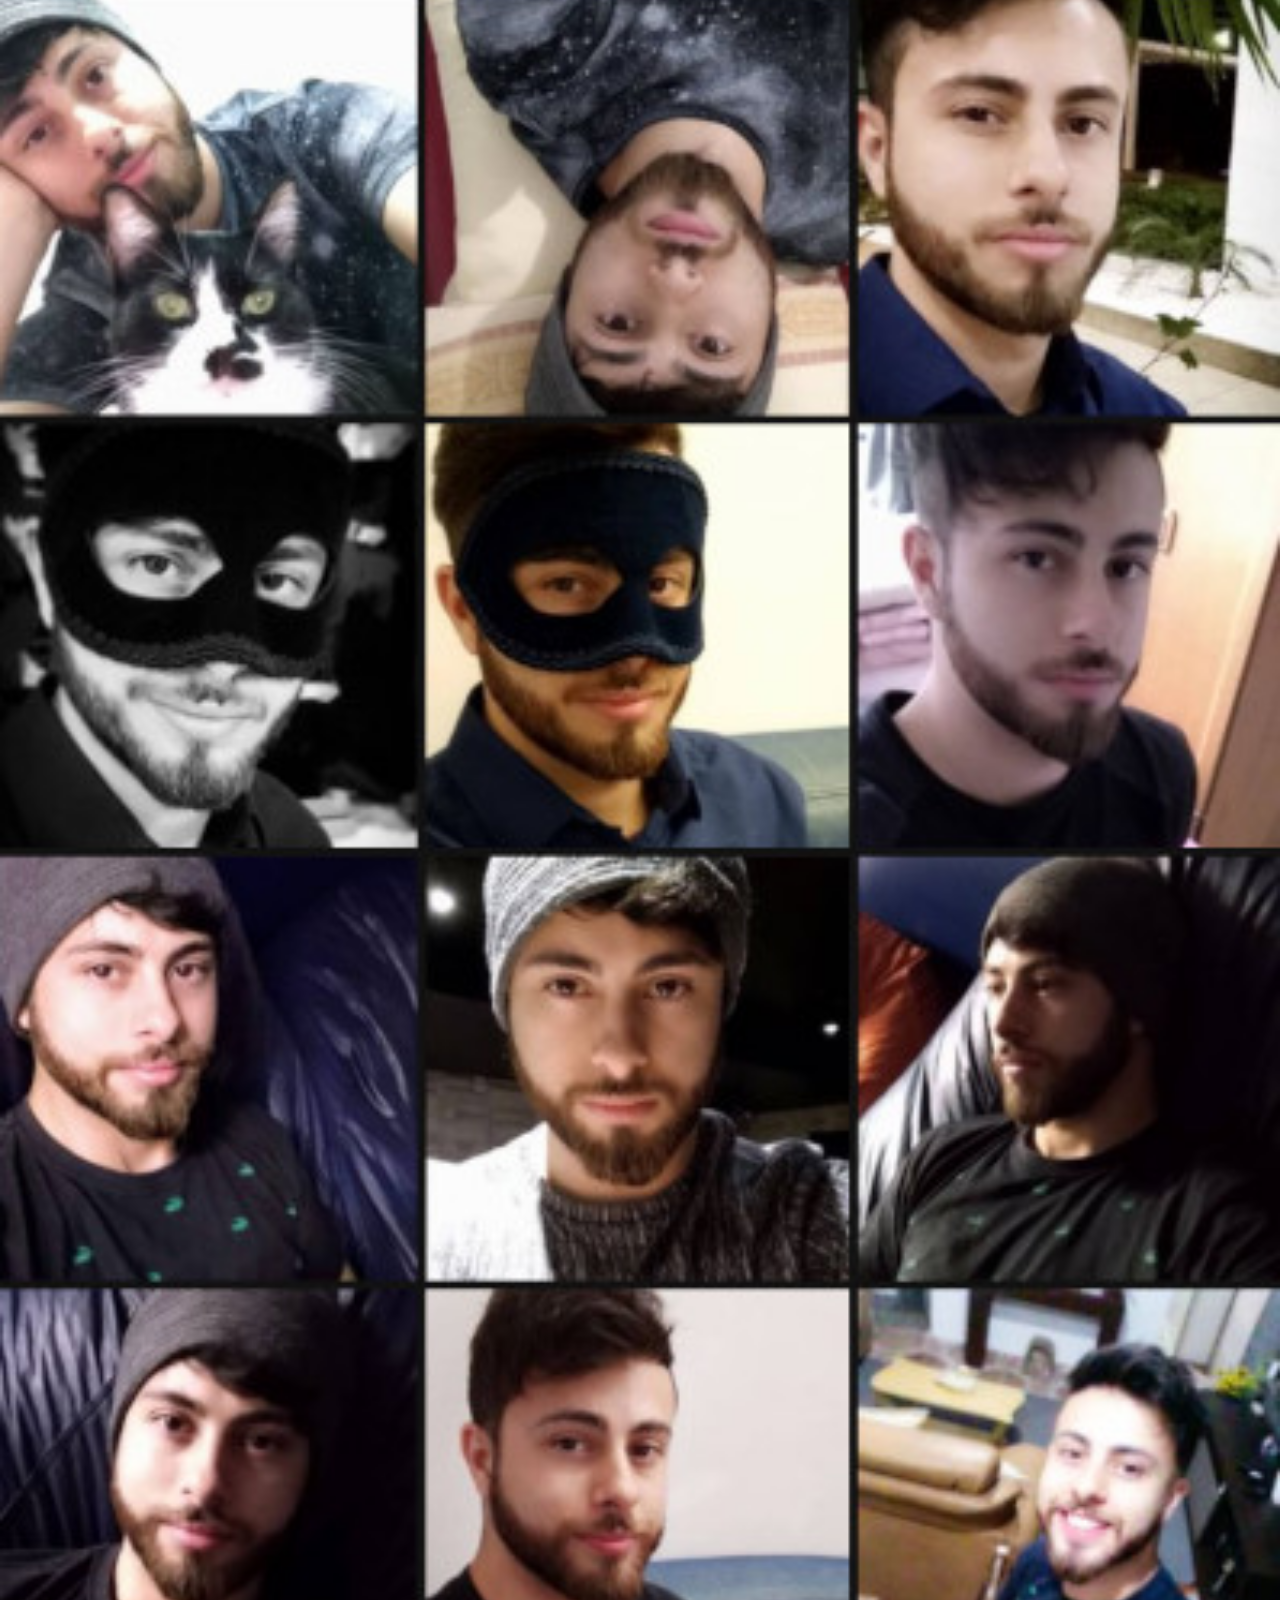
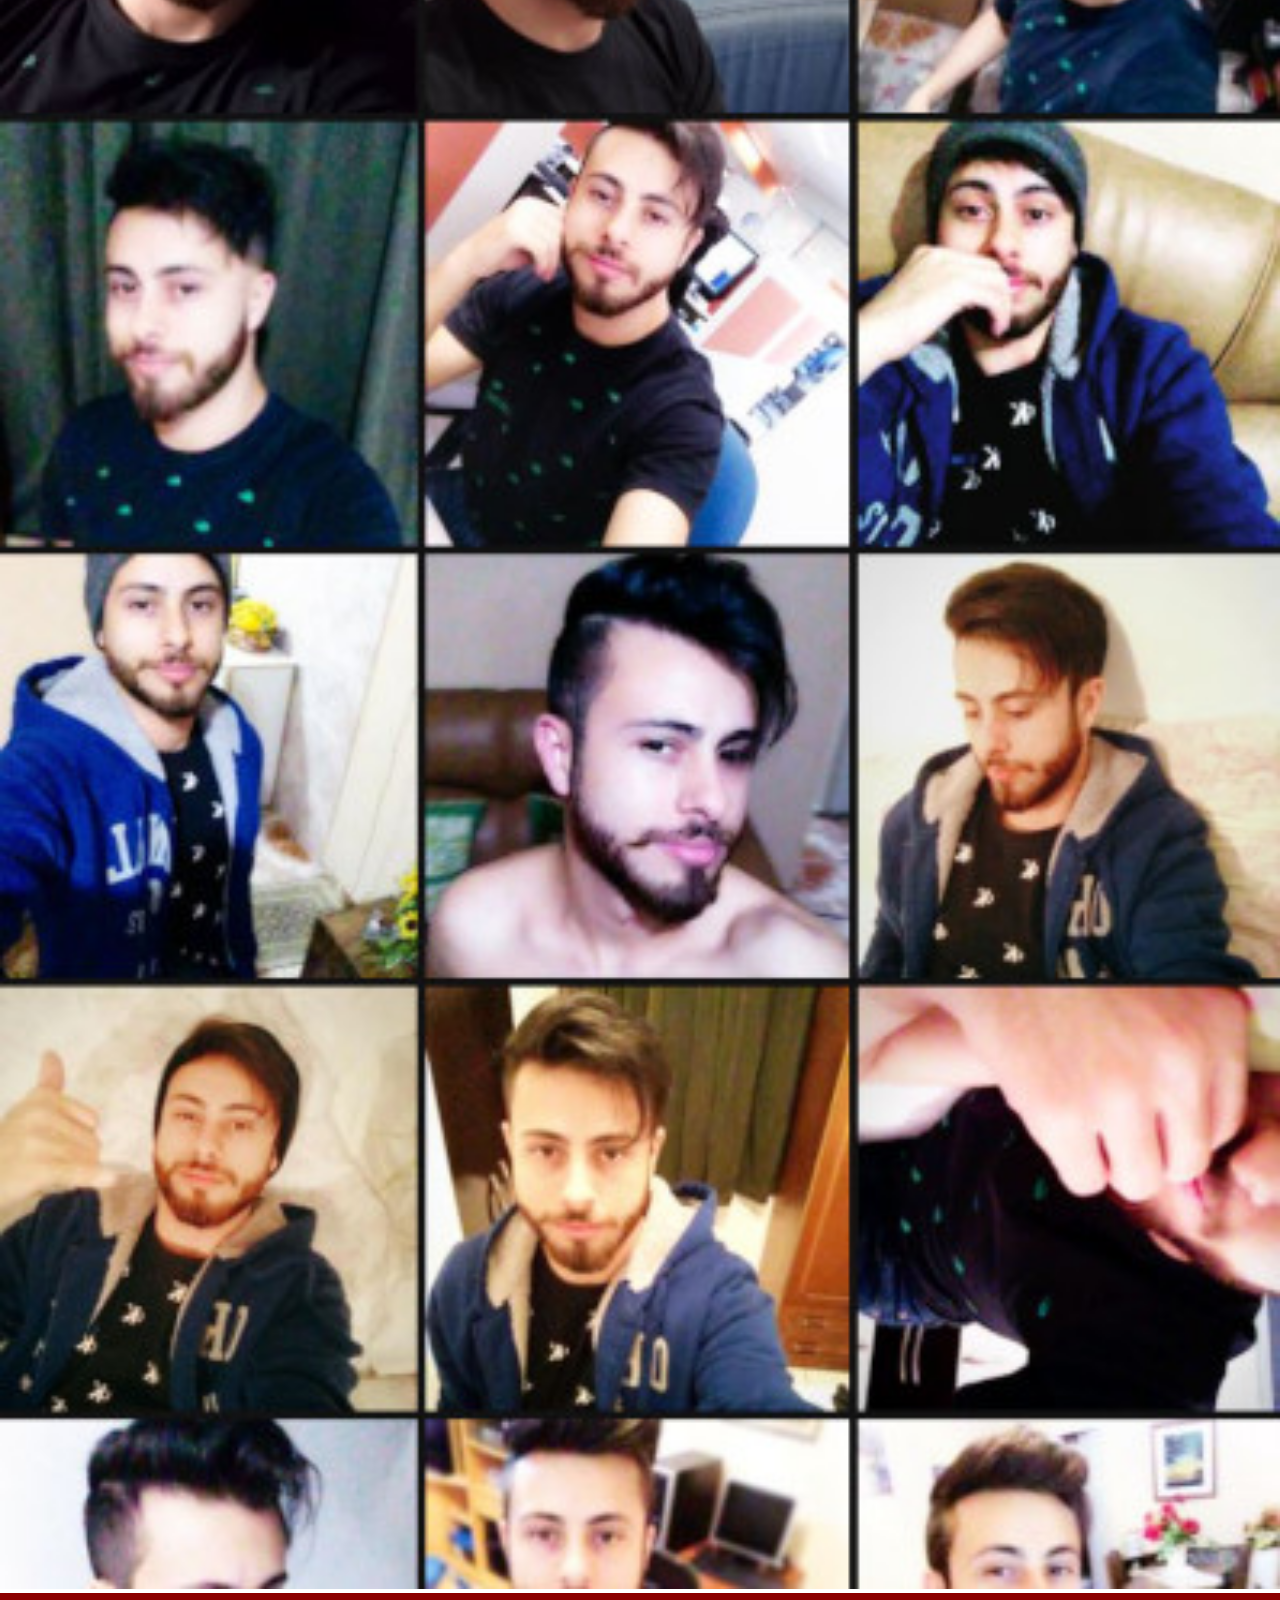
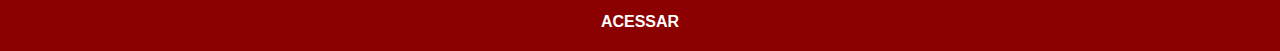
<file: instagram.html>
<!DOCTYPE html>
<html lang="pt-br">
<head>
    <meta charset="UTF-8">
    <meta http-equiv="X-UA-Compatible" content="IE=edge">
    <meta name="viewport" content="width=device-width, initial-scale=1.0">
    <title>Instagram</title>
    <link rel="stylesheet" href="estilos/social.css">
</head>
<body>
    <a href="https://www.instagram.com/kkak_loopesz/" target="_blank"><img src="imagens/tela-instagram1.jpg" alt="Instagram"></a>
    <p><a href="https://www.instagram.com/kkak_loopesz/" target="_blank">ACESSAR</a></p>
</body>
</html>
</file>
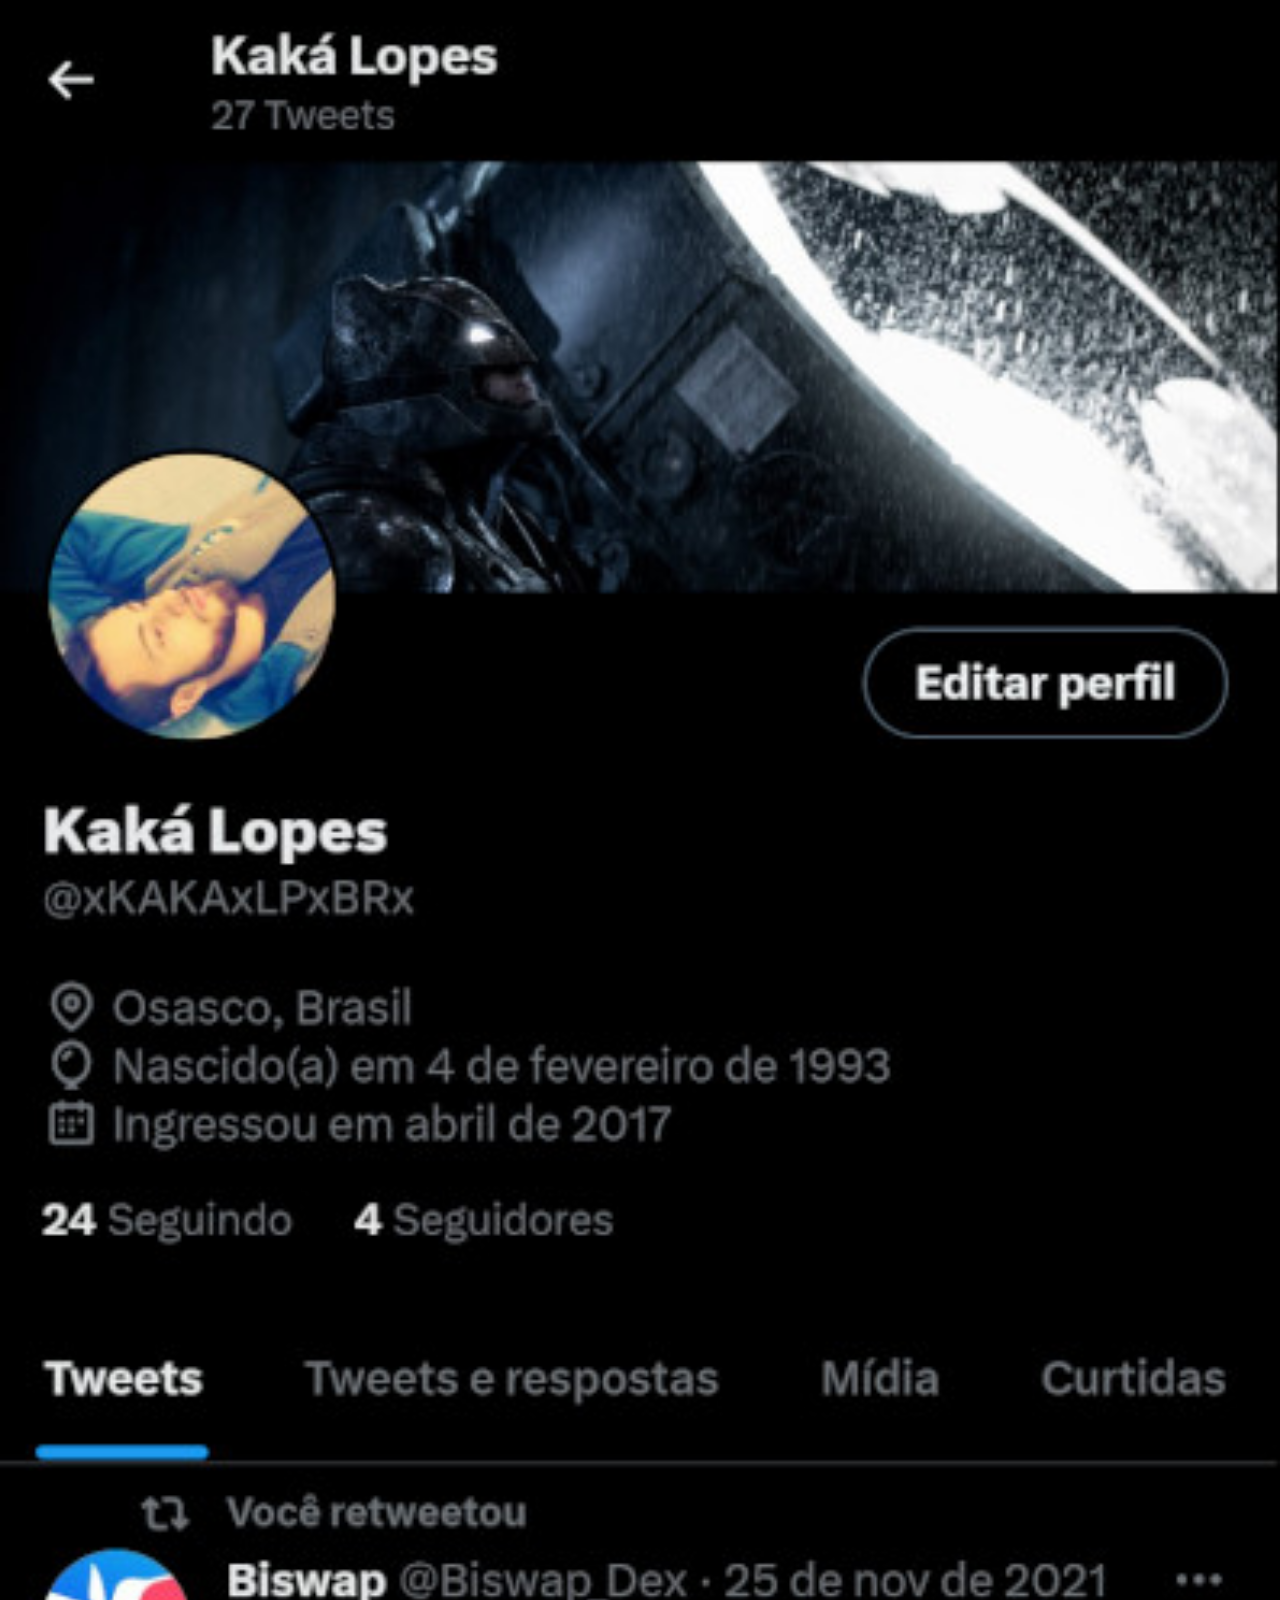
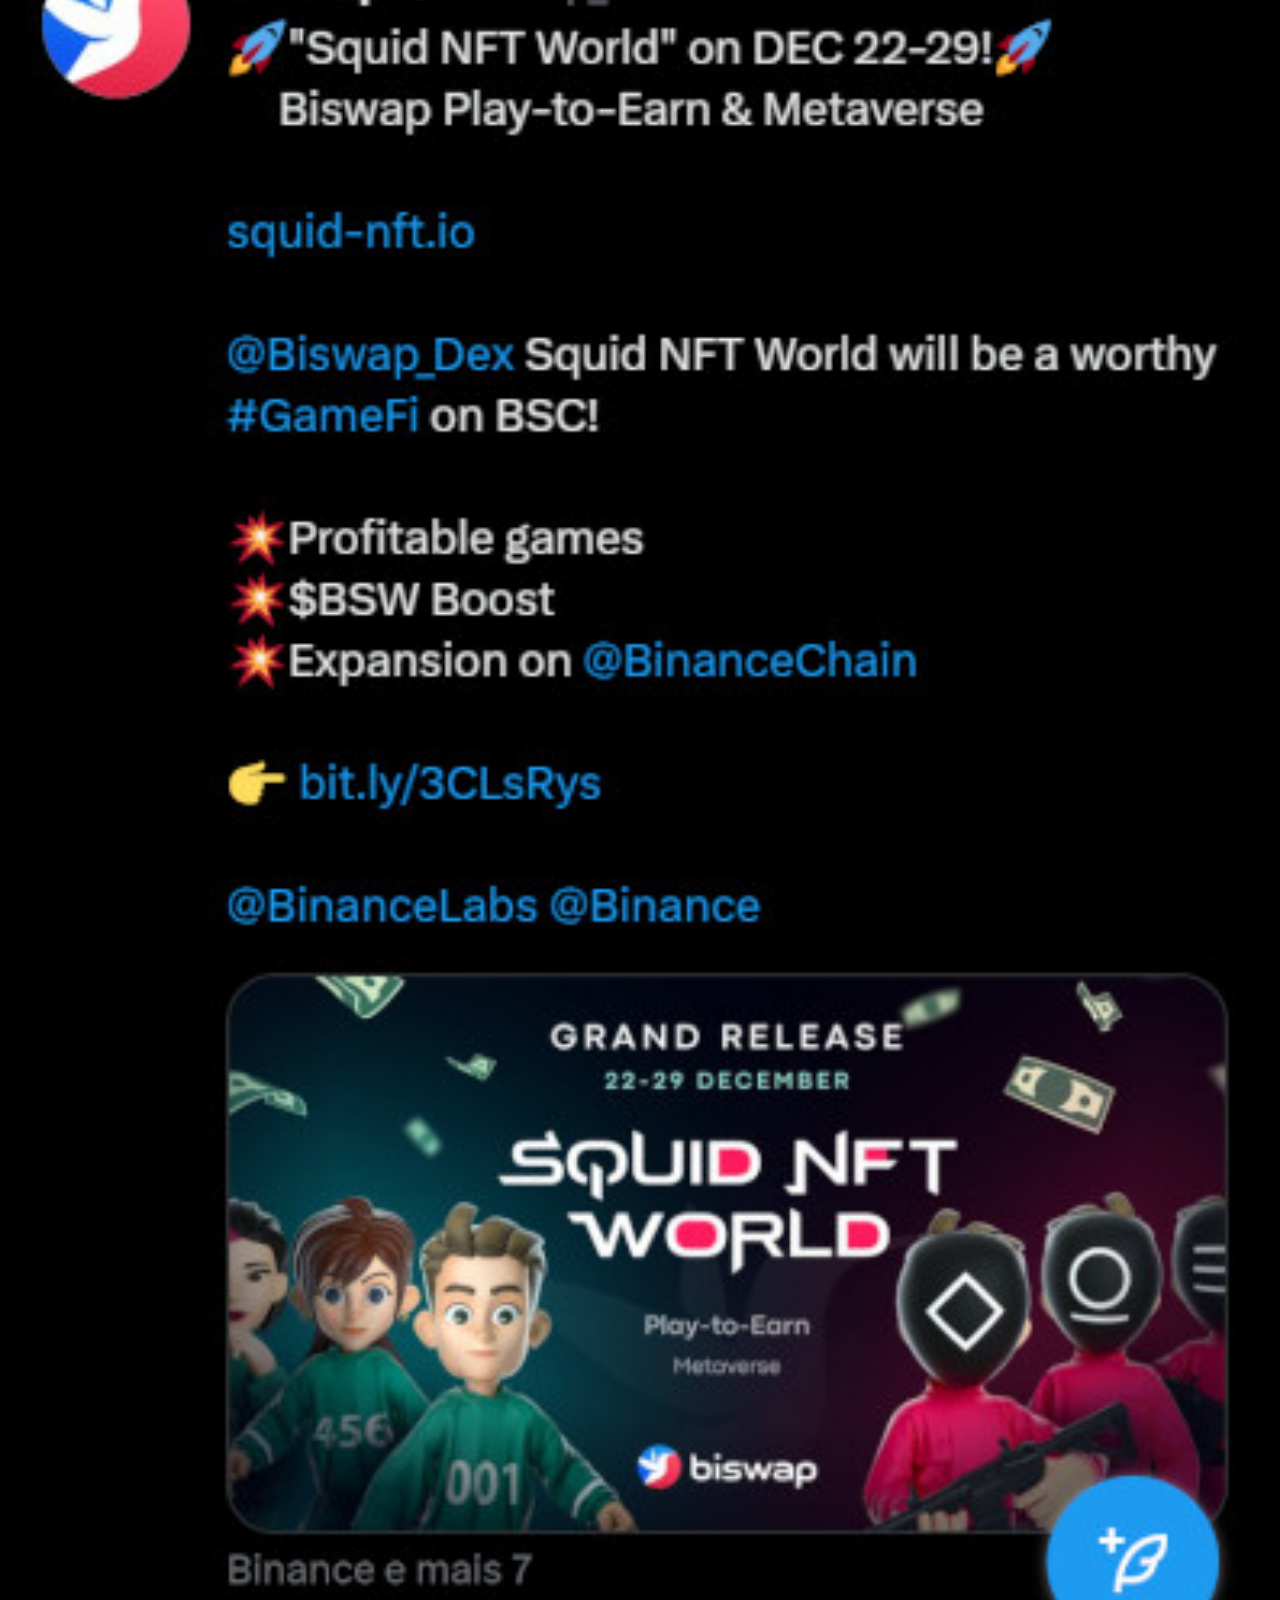
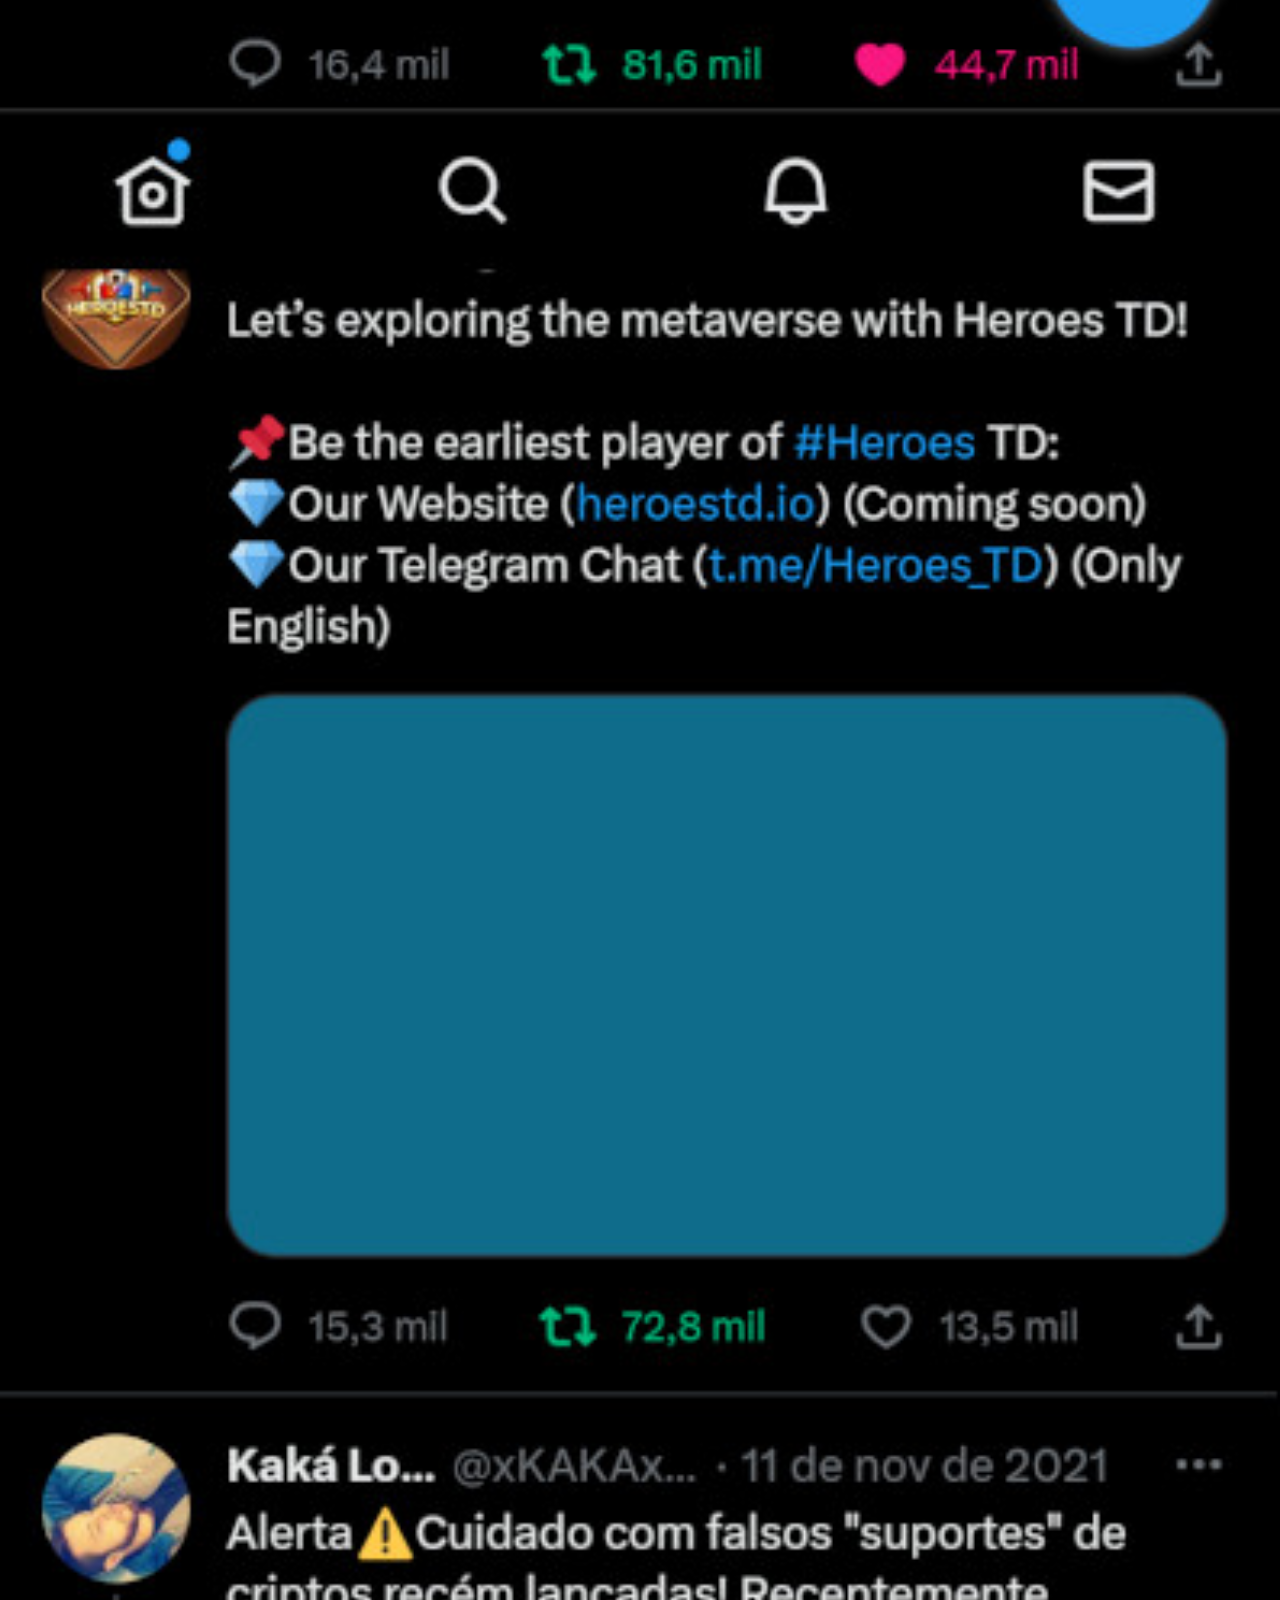
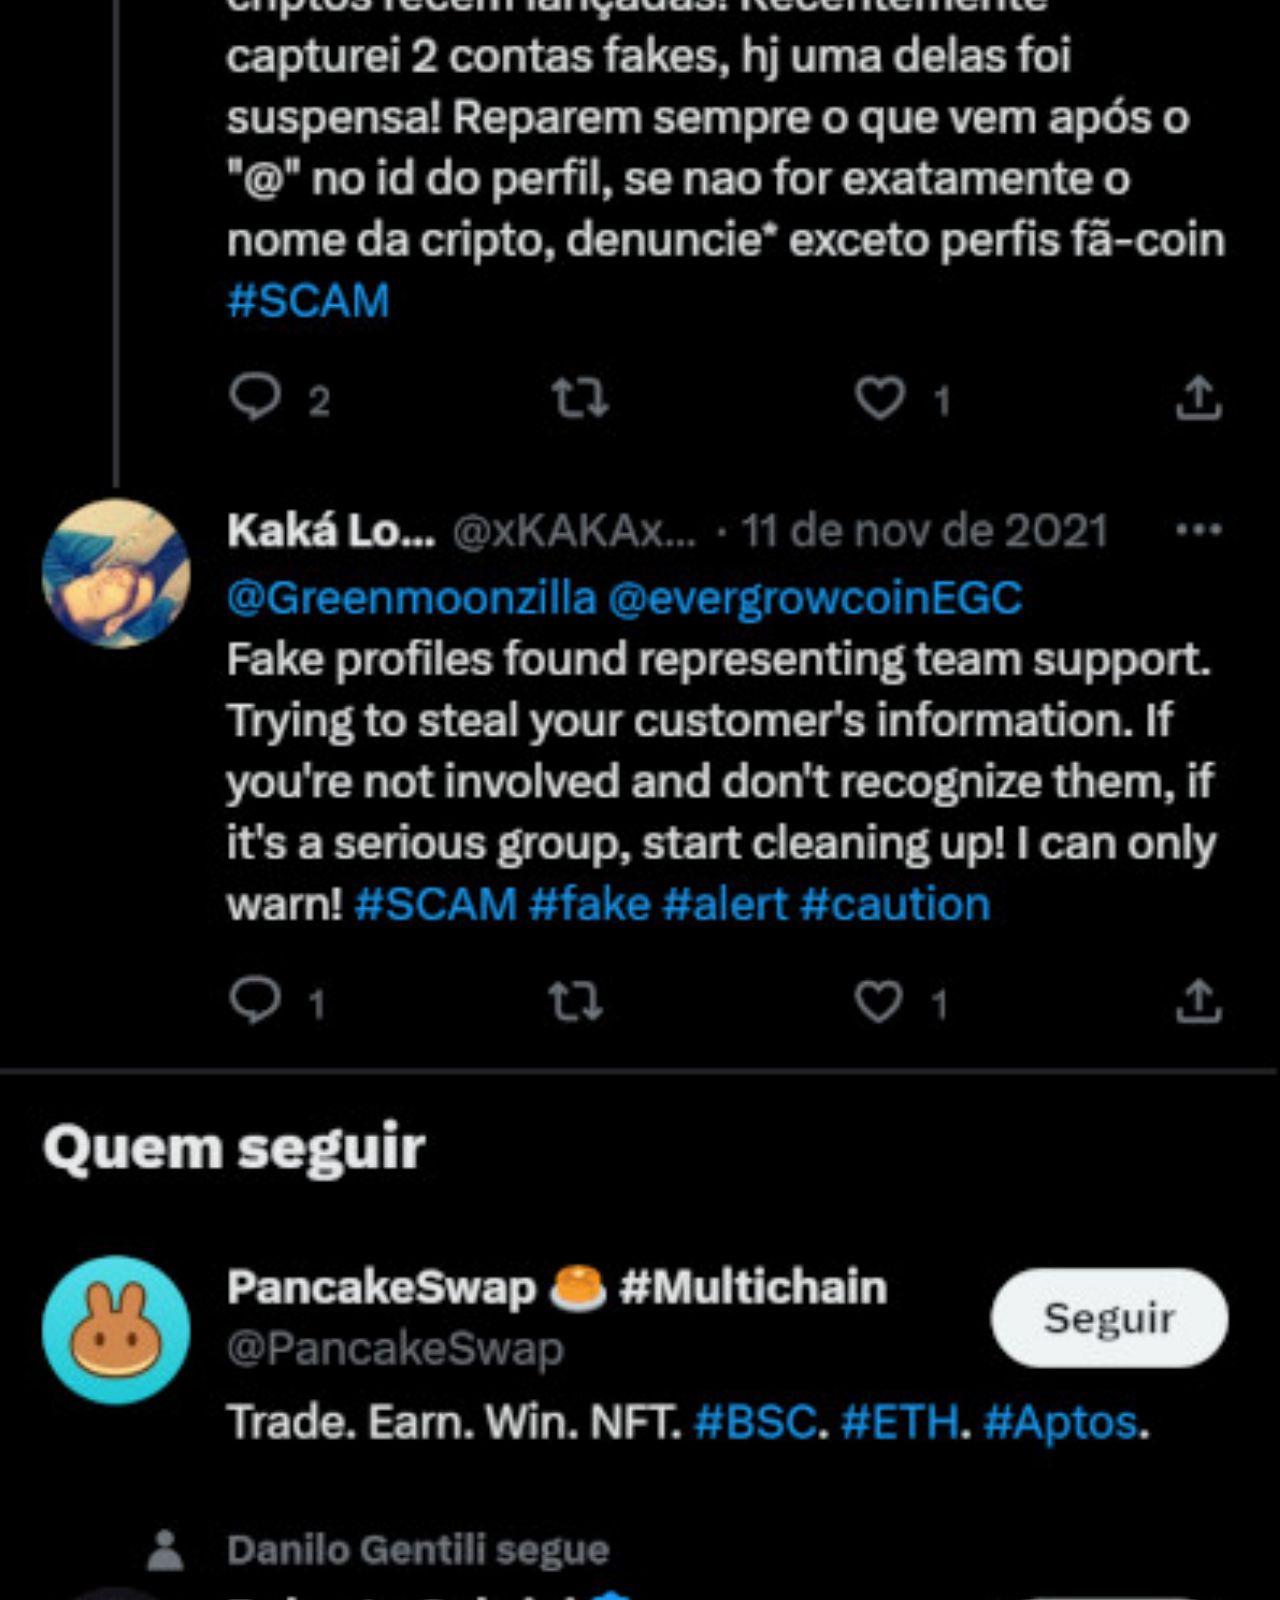
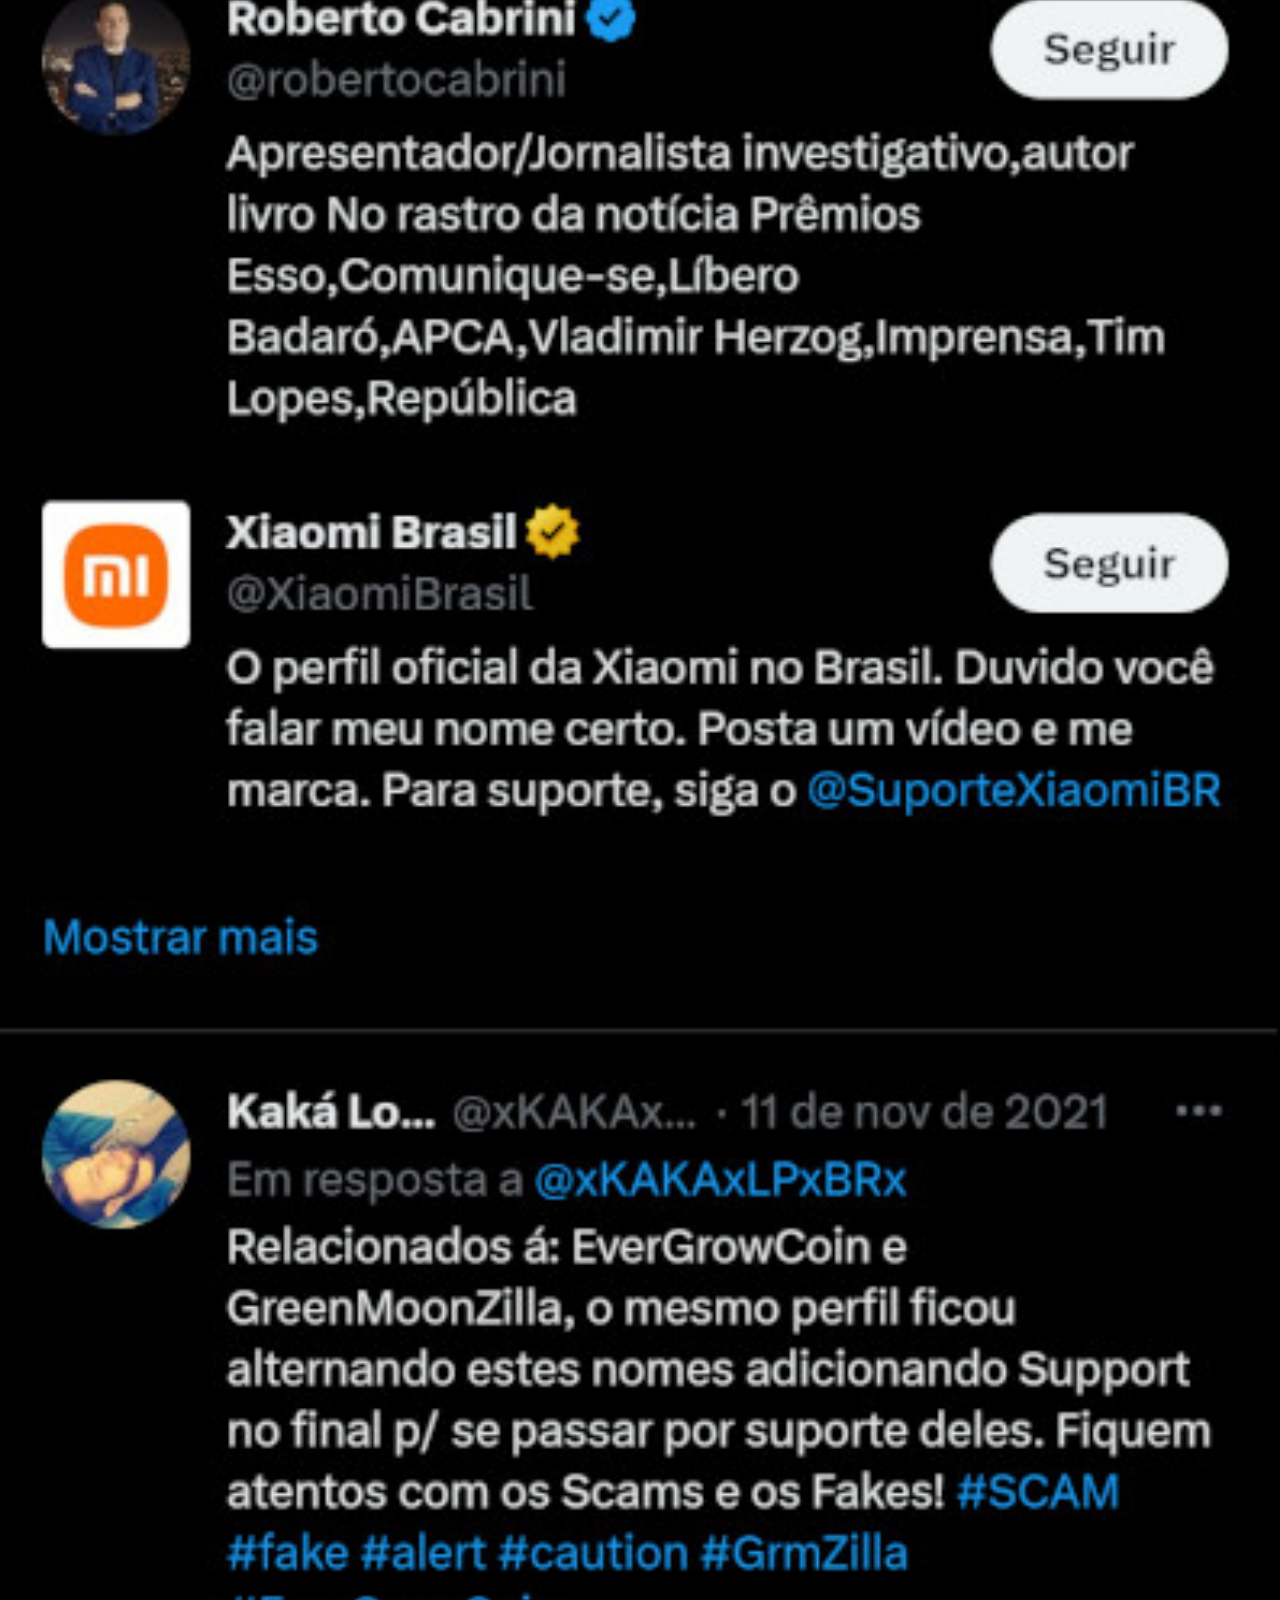
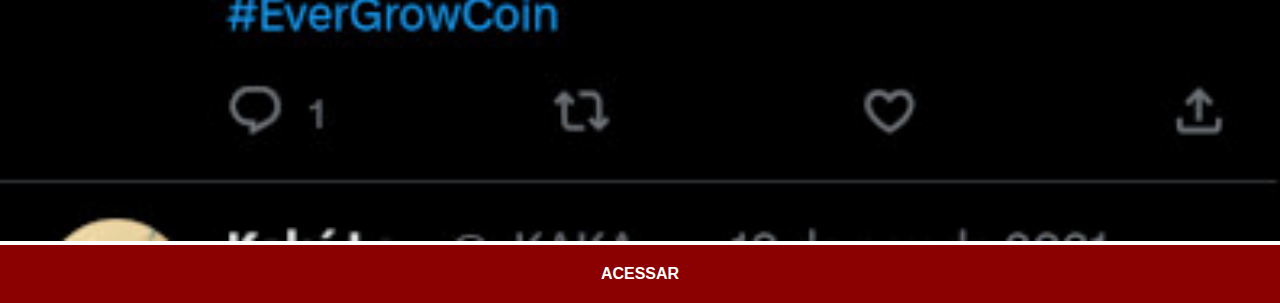
<file: twitter.html>
<!DOCTYPE html>
<html lang="pt-br">
<head>
    <meta charset="UTF-8">
    <meta http-equiv="X-UA-Compatible" content="IE=edge">
    <meta name="viewport" content="width=device-width, initial-scale=1.0">
    <title>Twitter</title>
    <link rel="stylesheet" href="estilos/social.css">
</head>
<body>
    <a href="https://twitter.com/xKAKAxLPxBRx" target="_blank"><img src="imagens/tela-twitter1.jpg" alt="Twitter"></a>
    <p><a href="https://twitter.com/xKAKAxLPxBRx" target="_blank">ACESSAR</a></p>
</body>
</html>
</file>
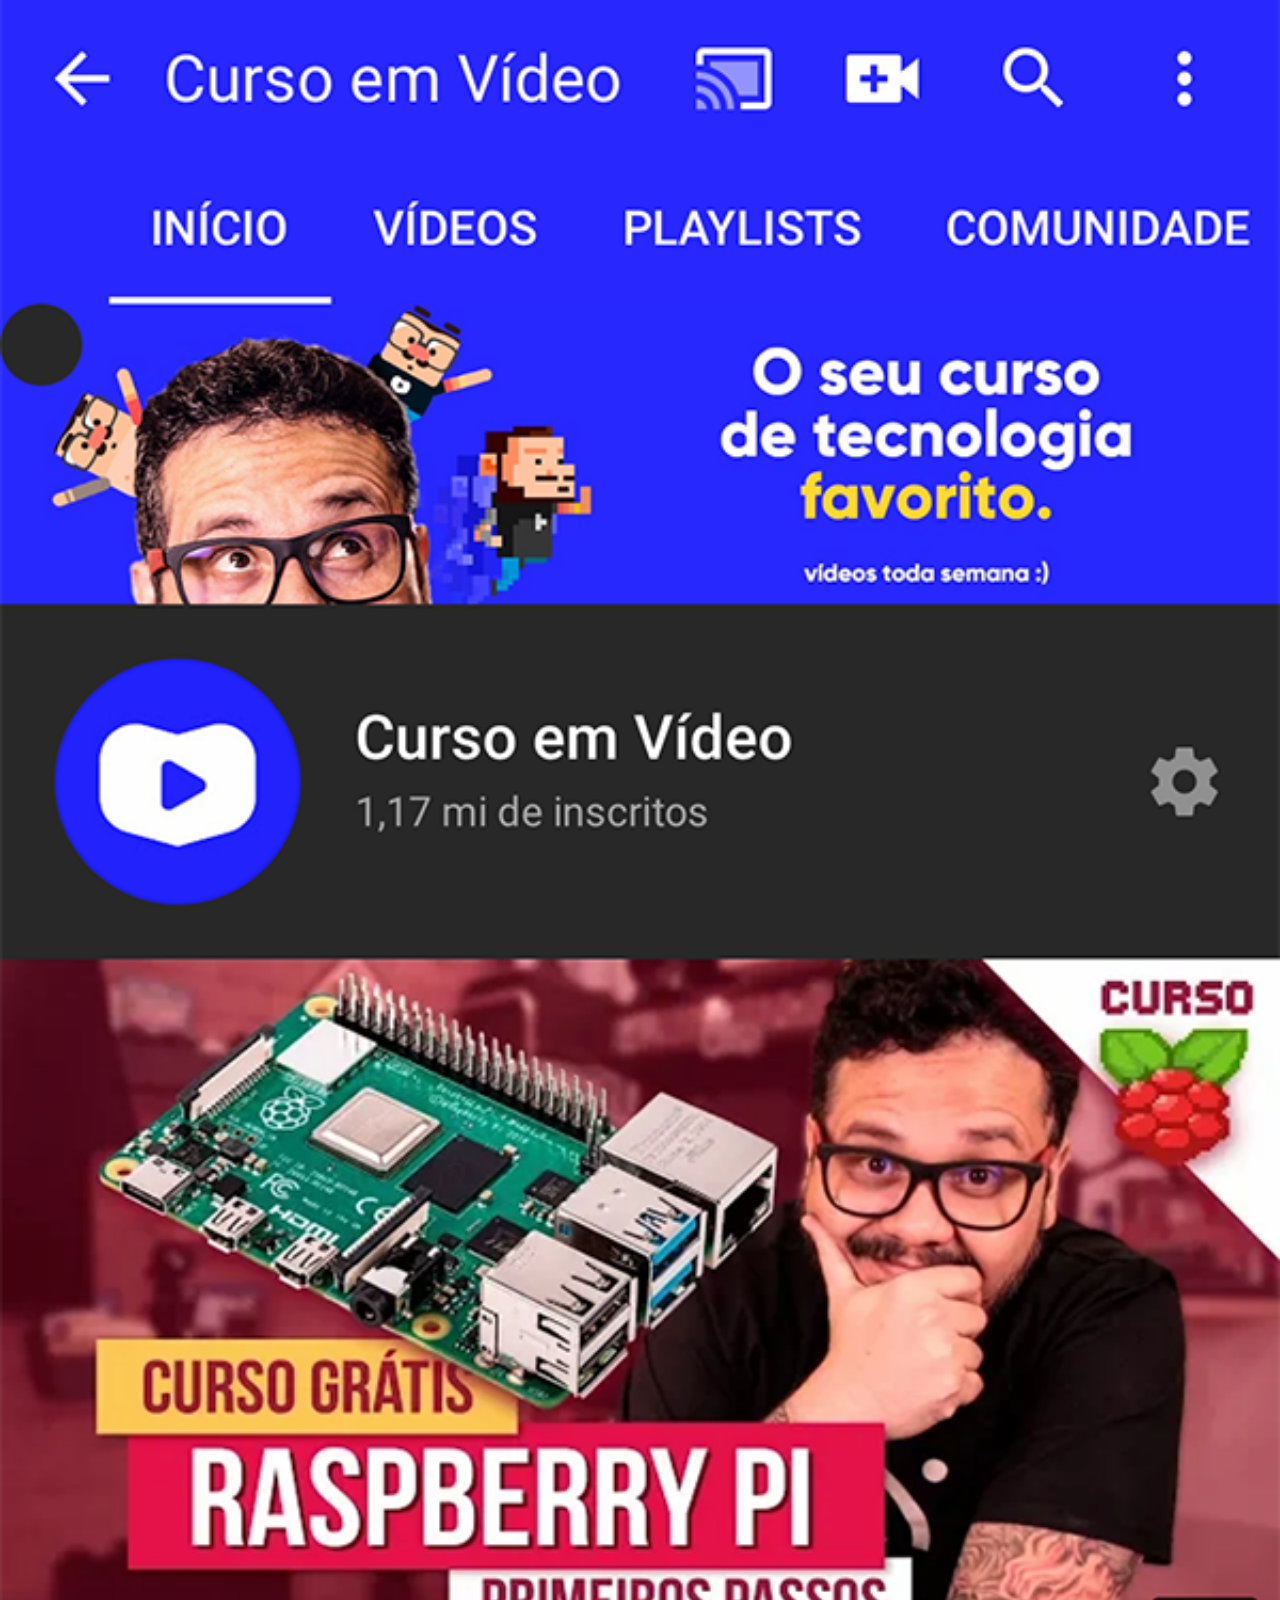
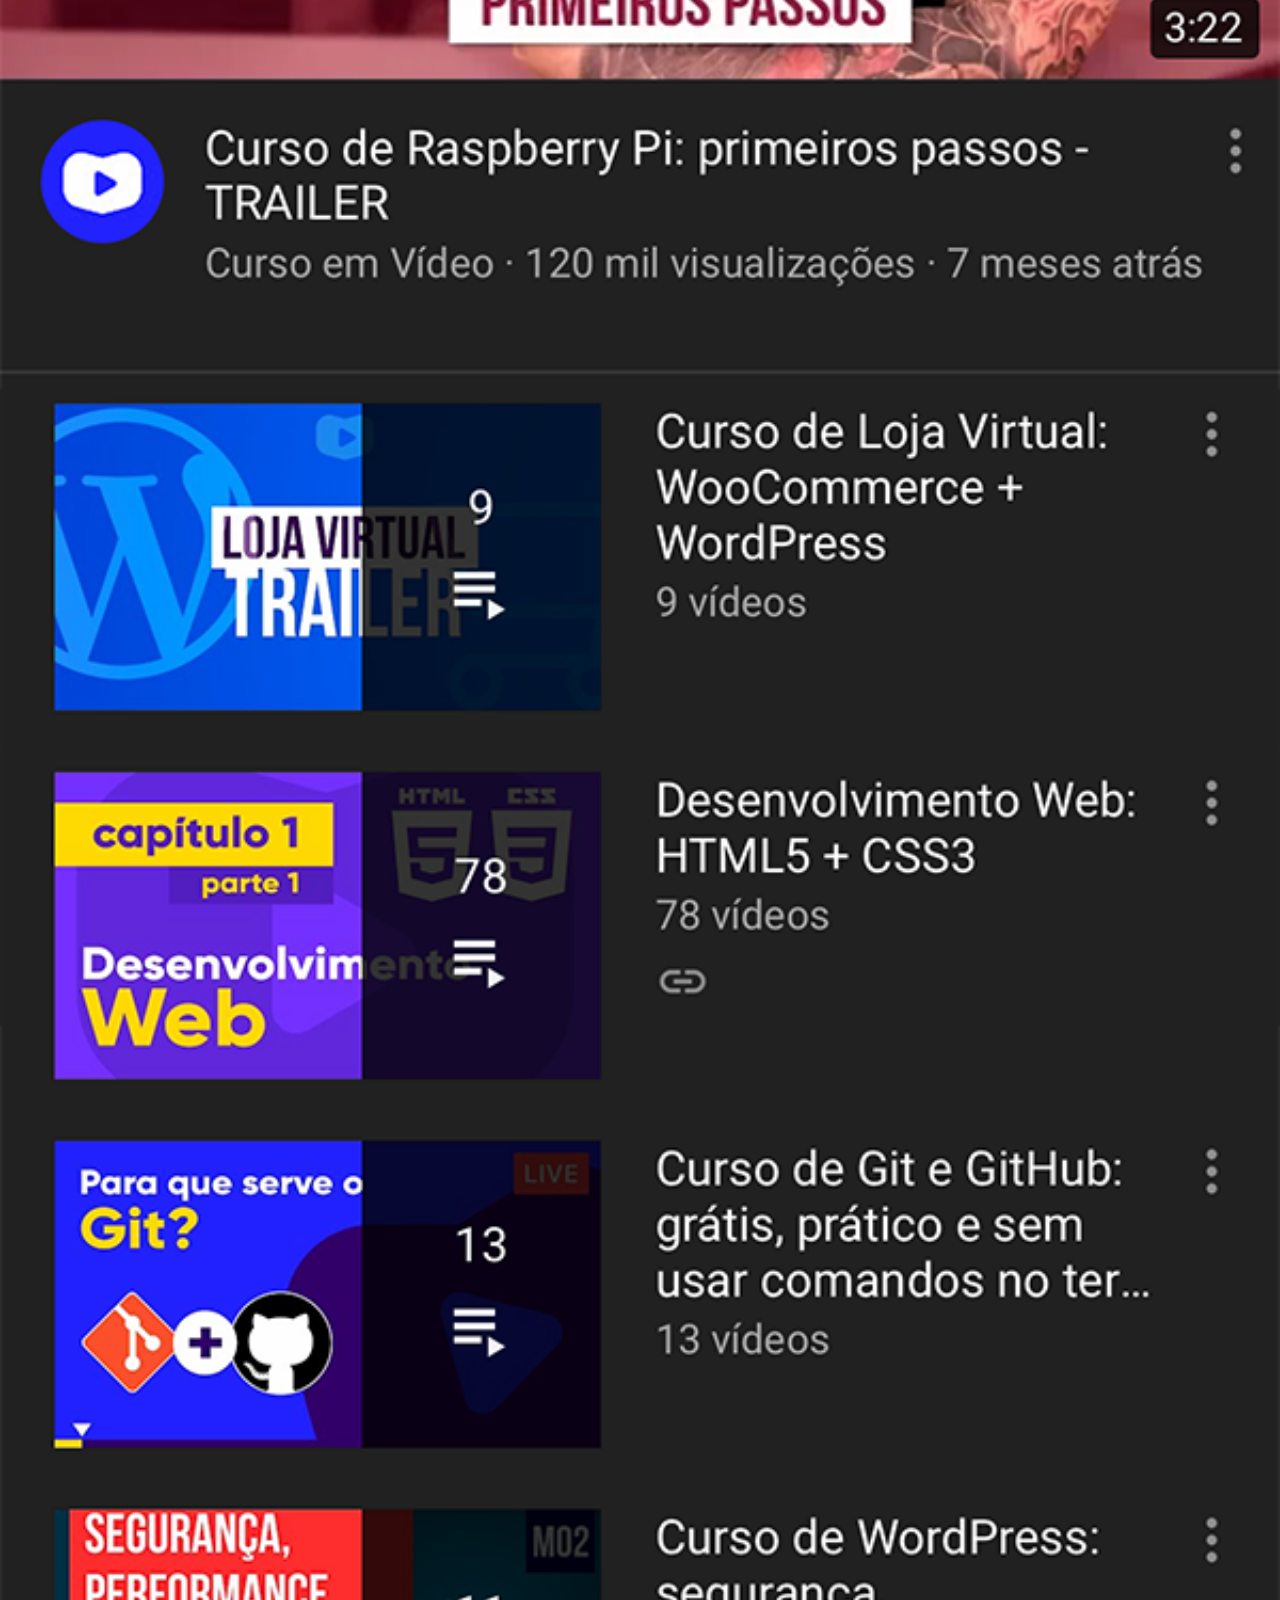
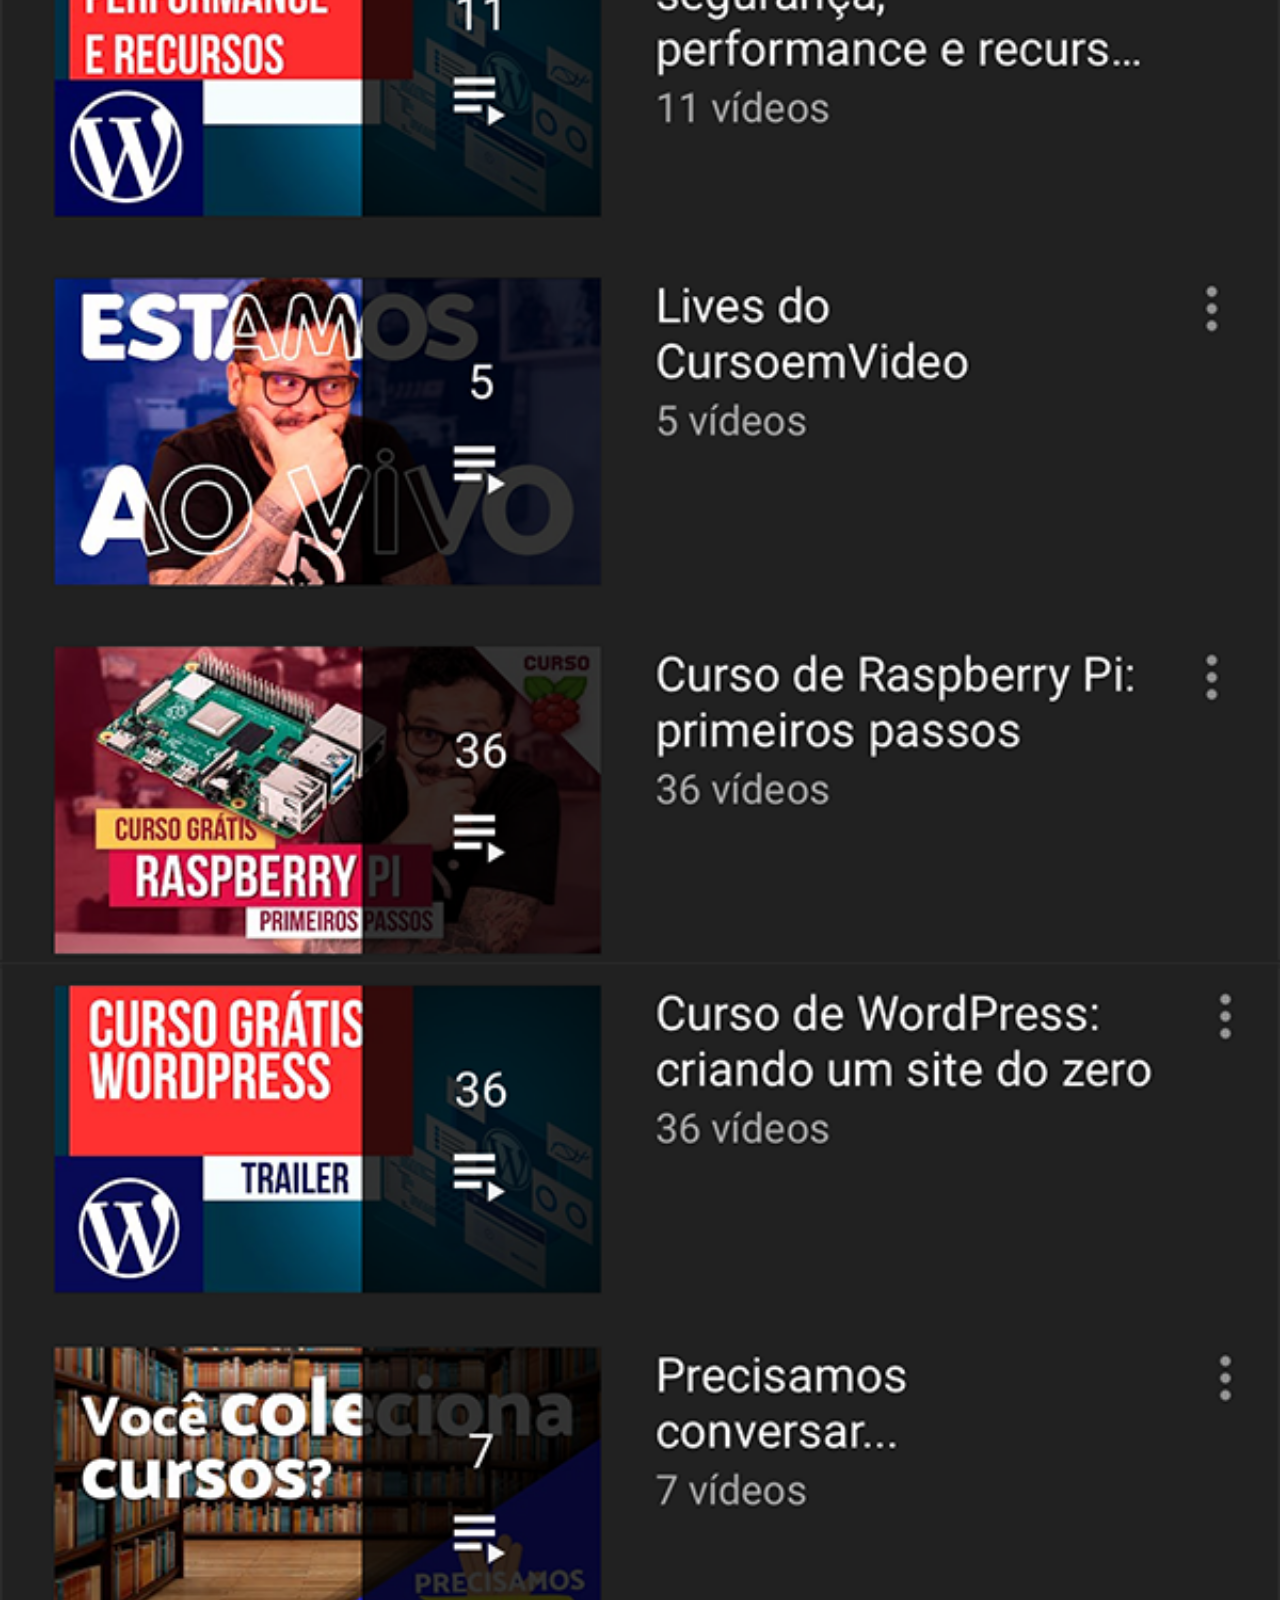
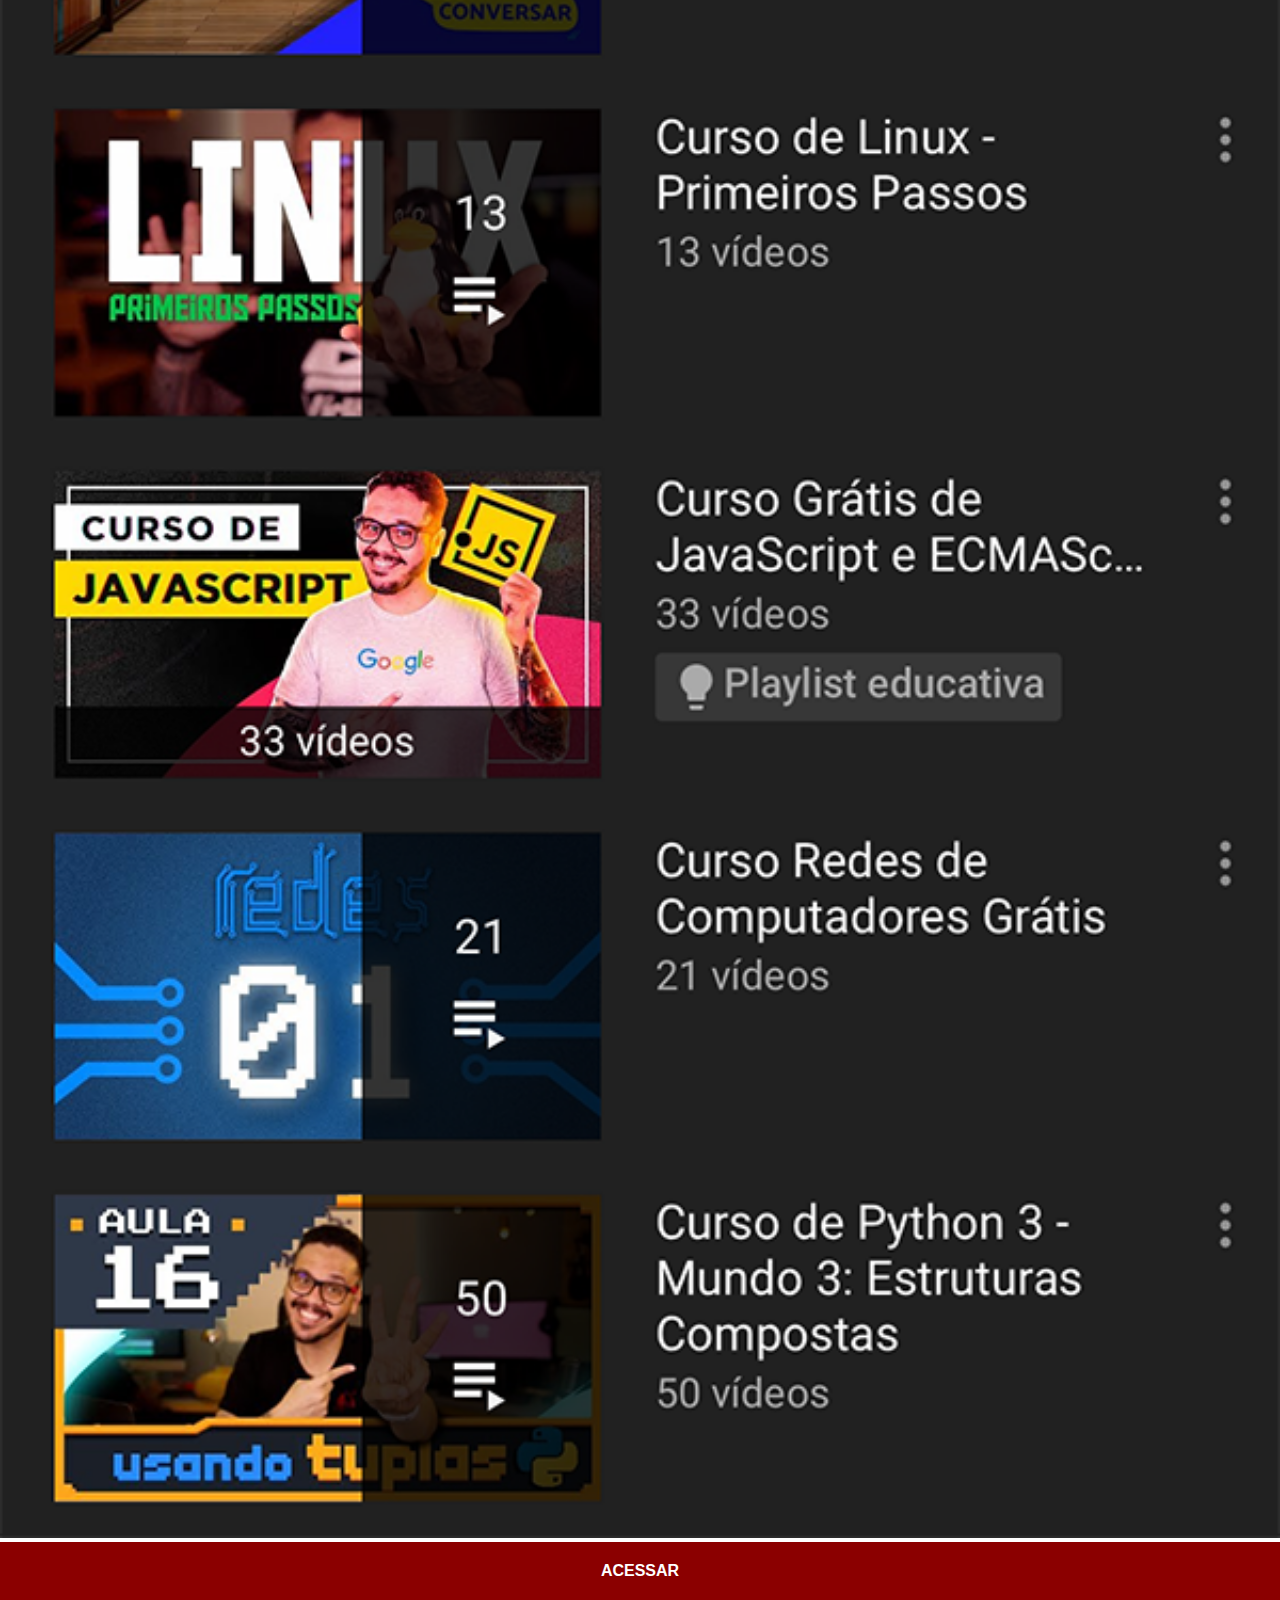
<file: youtube.html>
<!DOCTYPE html>
<html lang="pt-br">
<head>
    <meta charset="UTF-8">
    <meta http-equiv="X-UA-Compatible" content="IE=edge">
    <meta name="viewport" content="width=device-width, initial-scale=1.0">
    <title>Youtube</title>
    <link rel="stylesheet" href="estilos/social.css">

</head>
<body>
    <a href="https://www.youtube.com/@CursoemVideo/videos" target="_blank"><img src="imagens/tela-youtube.png" alt="youtube"></a>
    <p><a href="https://www.youtube.com/@CursoemVideo/videos" target="_blank">ACESSAR</a></p>
    
</body>
</html>
</file>
<file: estilos/style.css>
@charset "UTF-8";
@media screen and (max-width:460px) {
    #redes-sociais{
        display: block!important;
        text-align: center;
    }
    #redes-sociais>a>img{
        padding: 0 5px;
    }
}

* {
    margin:0;
    padding:0;
    font-family:Arial, Helvetica, sans-serif;
}

html, body{
    height: 100vh;
    width:100vw;
    background-color: black;
    
}

body{
    background: url(../imagens/fundo-madeira.jpg) no-repeat top center;
    background-size: cover;
    background-attachment:fixed;
}


main {
    height:100vh;
    position:relative;
}

section#telefone{
    position: absolute;
    top: 50%;
    left: 50%;
    transform: translate(-50%, -50%);

    height: 627px;
    width:311px;
    background: url(../imagens/frame-iphone.png) no-repeat;
}

iframe#tela{
    position:relative;
    top: 80px;
    left: 21px;
    width: 269px;
    height: 472px;
}

section#redes-sociais{
    display: flex;
    align-items: flex-end;
    flex-direction: column;
    gap: 12px;
    padding: 20px;
}

section#redes-sociais img{
    width:50px;
    border-radius: 50%;
    box-shadow: 2px 2px 5px rgba(0, 0, 0, 0.300);
    box-sizing: border-box;
}

section#redes-sociais img:hover{
    border: 2px solid rgba(255, 255, 255, 0.616);
    transform: translate(-3px, -3px);
    box-shadow: 5px 5px 10px rgba(0, 0, 0, 0.300);
    transition: transform .8s, border .6s;
}
</file>
<file: estilos/social.css>
@charset "UTF-8";

* {
    padding: 0;
    margin: 0;
    font-family: Arial, Helvetica, sans-serif;
}

::-webkit-scrollbar {
    width: 0;
    height: 0;
}

img{
    width:100vw;
}

p > a{
    background-color: darkred;
    display: block;
    color: white;
    padding: 0px;
    text-align: center;
    font-weight: bolder;
    text-decoration: none;

    padding: 20px;
}

p>a:hover {
    background-color: red;
}
</file>
